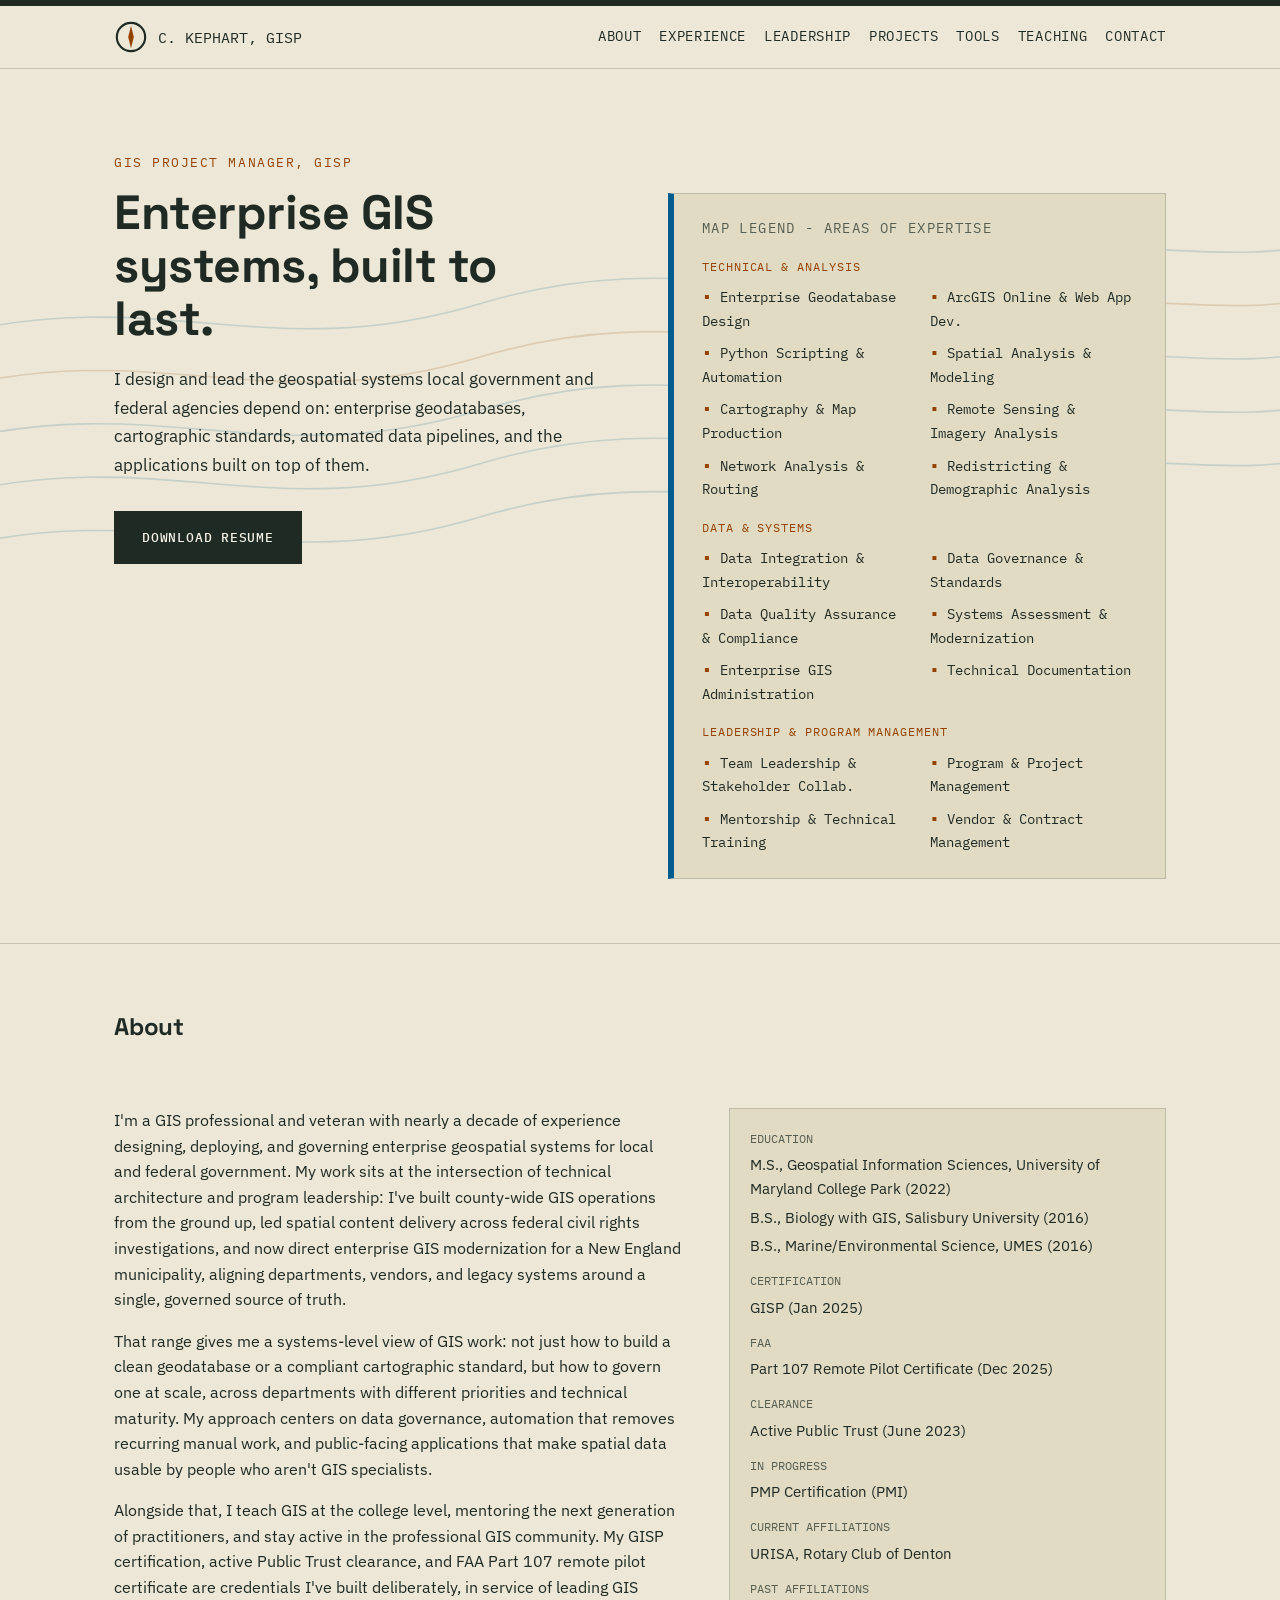
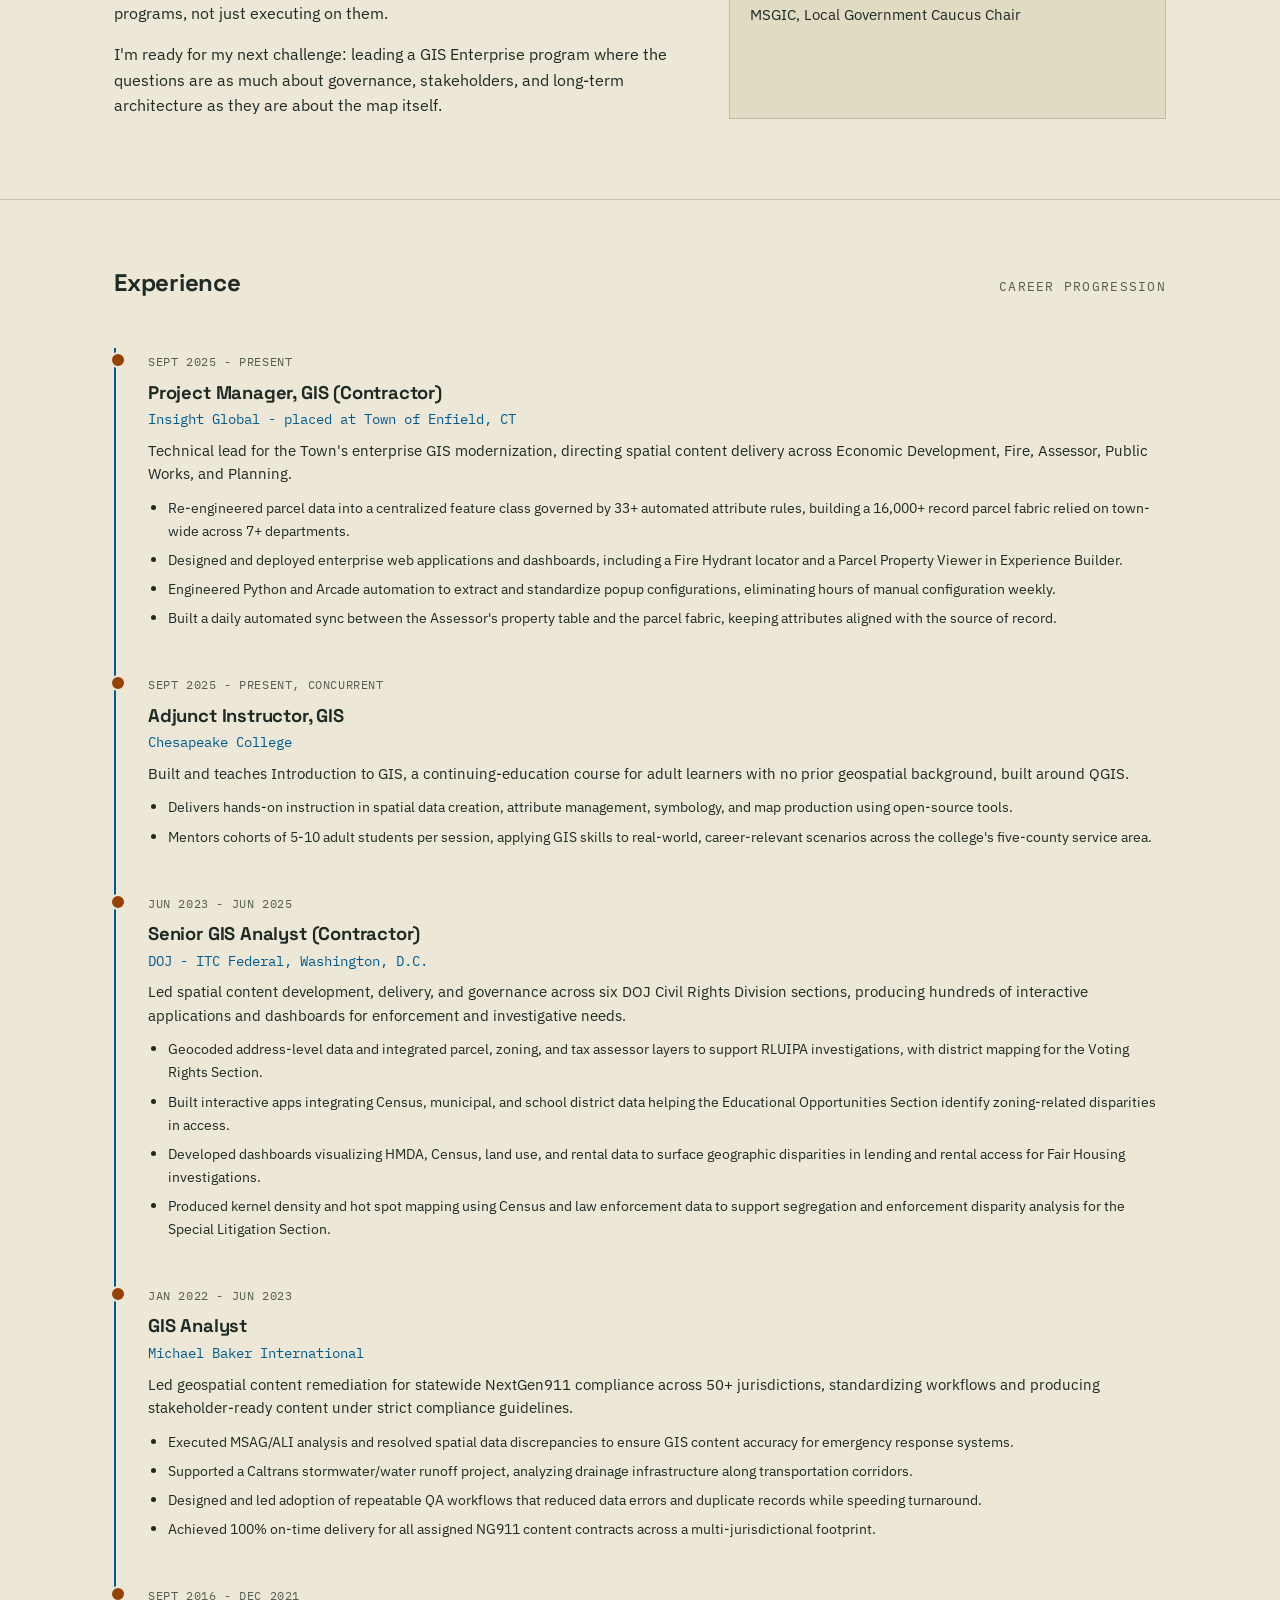
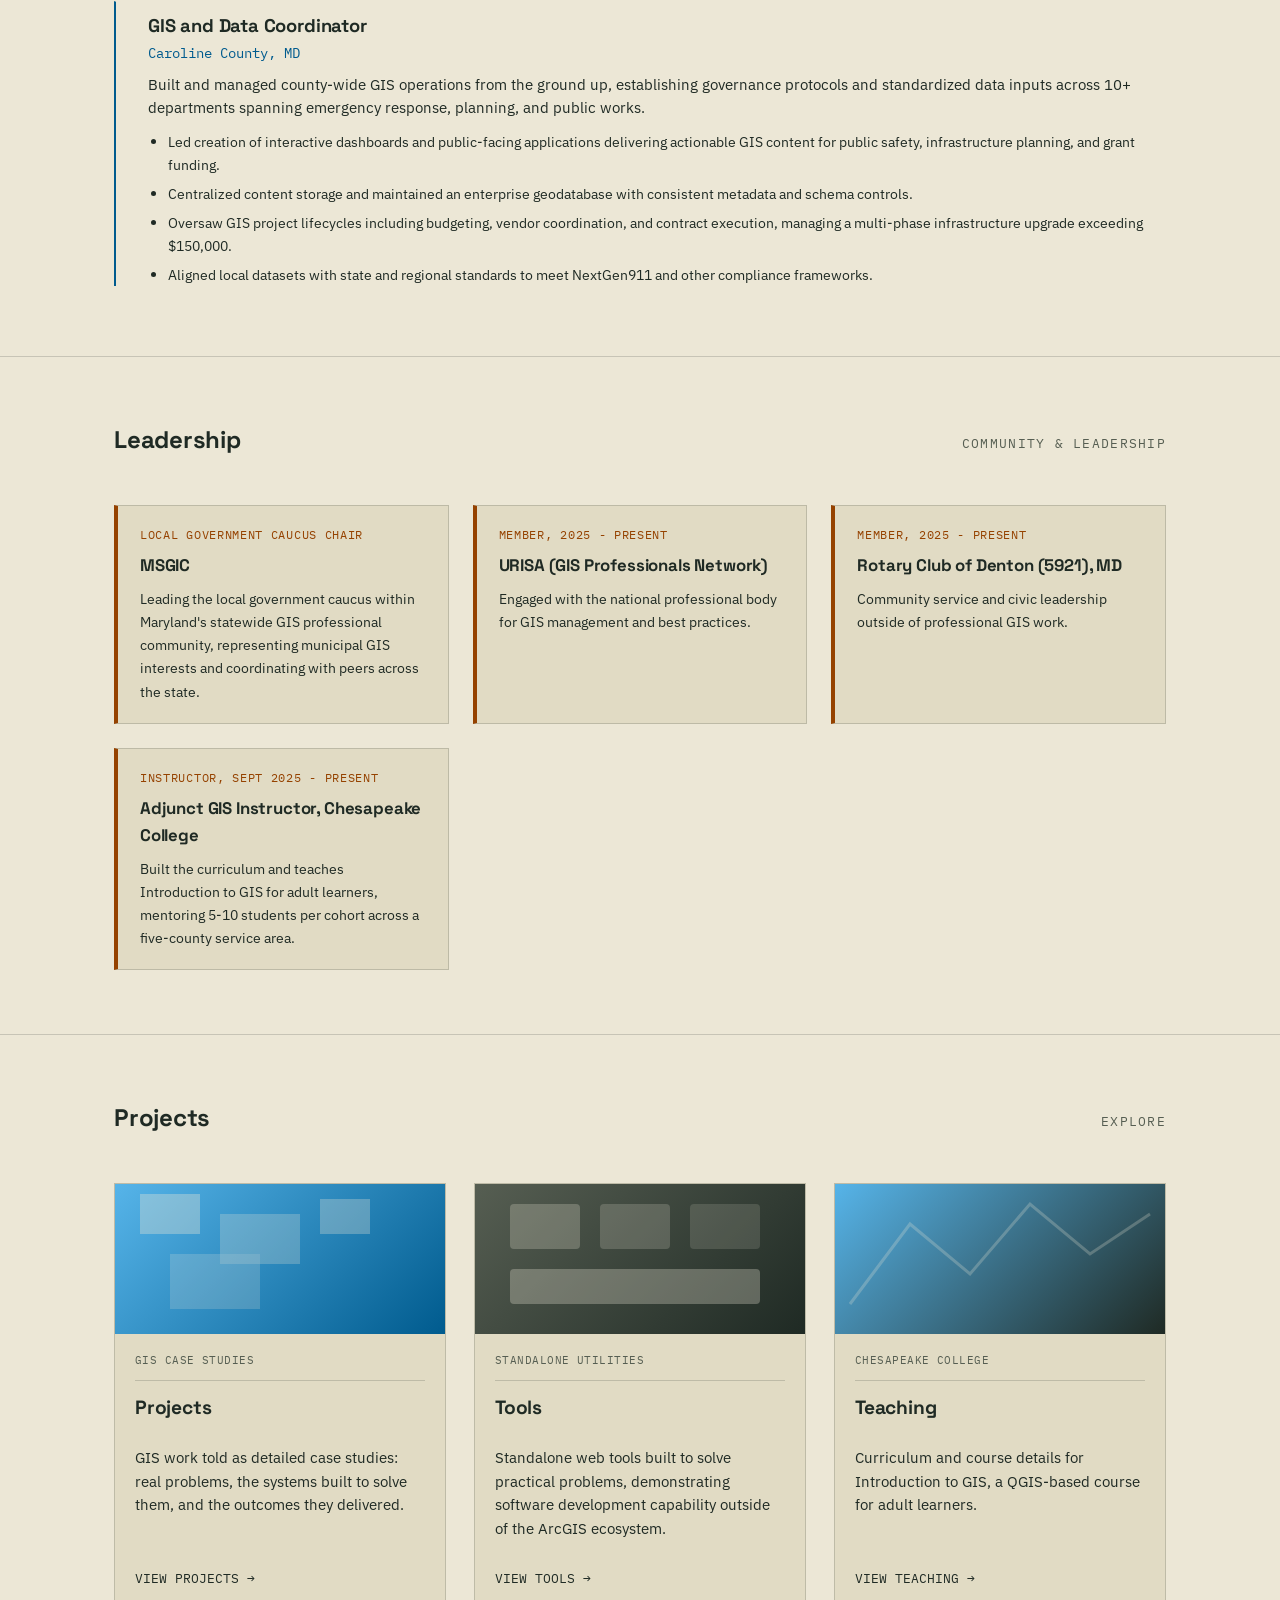
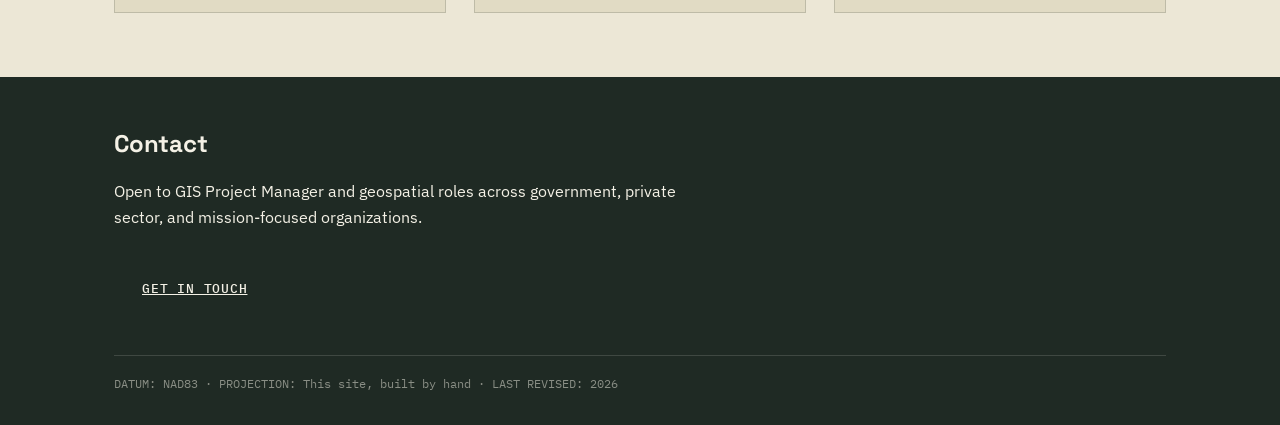
<file: index.html>
<!DOCTYPE html>
<html lang="en">
<head>
<meta charset="UTF-8">
<meta name="viewport" content="width=device-width, initial-scale=1.0">
<title>Chris Kephart, GISP - GIS Portfolio</title>
<meta name="description" content="GIS Project Manager & Analyst - cartography, geospatial automation, and web mapping portfolio.">
<link rel="preconnect" href="https://fonts.googleapis.com">
<link href="https://fonts.googleapis.com/css2?family=Space+Grotesk:wght@500;700&family=IBM+Plex+Sans:wght@400;500;600&family=IBM+Plex+Mono:wght@400;500&display=swap" rel="stylesheet">
<link rel="stylesheet" href="css/style.css">
</head>
<body>

<div class="chart-frame">
  <nav class="wrap">
    <a href="#" class="brand" style="text-decoration:none;">
      <svg class="compass" viewBox="0 0 24 24" fill="none" xmlns="http://www.w3.org/2000/svg">
        <circle cx="12" cy="12" r="10" stroke="#1F2A24" stroke-width="1.5"/>
        <path d="M12 4L14 12L12 20L10 12L12 4Z" fill="#954200"/>
      </svg>
      C. KEPHART, GISP
    </a>
    <div class="nav-links">
      <a href="#about">About</a>
      <a href="#experience">Experience</a>
      <a href="#leadership">Leadership</a>
      <a href="projects/index.html">Projects</a>
      <a href="tools/index.html">Tools</a>
      <a href="teaching/index.html">Teaching</a>
      <a href="contact.html">Contact</a>
    </div>
  </nav>
</div>

<header class="hero">
  <svg class="contour-bg" viewBox="0 0 1200 500" preserveAspectRatio="none" xmlns="http://www.w3.org/2000/svg">
    <path d="M-50,450 C150,400 250,480 450,420 C650,360 750,440 950,380 C1050,350 1150,390 1250,360" stroke="#005B8E" stroke-width="1.5" fill="none"/>
    <path d="M-50,400 C150,350 250,430 450,370 C650,310 750,390 950,330 C1050,300 1150,340 1250,310" stroke="#005B8E" stroke-width="1.5" fill="none"/>
    <path d="M-50,350 C150,300 250,380 450,320 C650,260 750,340 950,280 C1050,250 1150,290 1250,260" stroke="#005B8E" stroke-width="1.5" fill="none"/>
    <path d="M-50,300 C150,250 250,330 450,270 C650,210 750,290 950,230 C1050,200 1150,240 1250,210" stroke="#954200" stroke-width="1.5" fill="none"/>
    <path d="M-50,250 C150,200 250,280 450,220 C650,160 750,240 950,180 C1050,150 1150,190 1250,160" stroke="#005B8E" stroke-width="1.5" fill="none"/>
  </svg>
  <div class="wrap">
    <div class="hero-grid">
      <div>
        <div class="eyebrow">GIS Project Manager, GISP</div>
        <h1>Enterprise GIS systems, built to last.</h1>
        <p class="lede">I design and lead the geospatial systems local government and federal agencies depend on: enterprise geodatabases, cartographic standards, automated data pipelines, and the applications built on top of them.</p>
        <div class="hero-actions">
          <a href="assets/resume.pdf" class="btn">Download Resume</a>
        </div>
      </div>

      <div class="legend-box legend-box-large">
        <div class="legend-title">Map Legend - Areas of Expertise</div>

        <div class="legend-subtitle">Technical &amp; Analysis</div>
        <div class="legend-grid legend-grid-large">
          <span>Enterprise Geodatabase Design</span>
          <span>ArcGIS Online &amp; Web App Dev.</span>
          <span>Python Scripting &amp; Automation</span>
          <span>Spatial Analysis &amp; Modeling</span>
          <span>Cartography &amp; Map Production</span>
          <span>Remote Sensing &amp; Imagery Analysis</span>
          <span>Network Analysis &amp; Routing</span>
          <span>Redistricting &amp; Demographic Analysis</span>
        </div>

        <div class="legend-subtitle">Data &amp; Systems</div>
        <div class="legend-grid legend-grid-large">
          <span>Data Integration &amp; Interoperability</span>
          <span>Data Governance &amp; Standards</span>
          <span>Data Quality Assurance &amp; Compliance</span>
          <span>Systems Assessment &amp; Modernization</span>
          <span>Enterprise GIS Administration</span>
          <span>Technical Documentation</span>
        </div>

        <div class="legend-subtitle">Leadership &amp; Program Management</div>
        <div class="legend-grid legend-grid-large">
          <span>Team Leadership &amp; Stakeholder Collab.</span>
          <span>Program &amp; Project Management</span>
          <span>Mentorship &amp; Technical Training</span>
          <span>Vendor &amp; Contract Management</span>
        </div>
      </div>
    </div>
  </div>
</header>

<section id="about">
  <div class="wrap">
    <div class="section-head">
      <h2>About</h2>
    </div>
    <div class="about-grid">
      <div>
        <p>I'm a GIS professional and veteran with nearly a decade of experience designing, deploying, and governing enterprise geospatial systems for local and federal government. My work sits at the intersection of technical architecture and program leadership: I've built county-wide GIS operations from the ground up, led spatial content delivery across federal civil rights investigations, and now direct enterprise GIS modernization for a New England municipality, aligning departments, vendors, and legacy systems around a single, governed source of truth.</p>
        <p>That range gives me a systems-level view of GIS work: not just how to build a clean geodatabase or a compliant cartographic standard, but how to govern one at scale, across departments with different priorities and technical maturity. My approach centers on data governance, automation that removes recurring manual work, and public-facing applications that make spatial data usable by people who aren't GIS specialists.</p>
        <p>Alongside that, I teach GIS at the college level, mentoring the next generation of practitioners, and stay active in the professional GIS community. My GISP certification, active Public Trust clearance, and FAA Part 107 remote pilot certificate are credentials I've built deliberately, in service of leading GIS programs, not just executing on them.</p>
        <p>I'm ready for my next challenge: leading a GIS Enterprise program where the questions are as much about governance, stakeholders, and long-term architecture as they are about the map itself.</p>
      </div>
      <dl class="credentials">
        <dt>Education</dt>
        <dd>M.S., Geospatial Information Sciences, University of Maryland College Park (2022)</dd>
        <dd>B.S., Biology with GIS, Salisbury University (2016)</dd>
        <dd>B.S., Marine/Environmental Science, UMES (2016)</dd>
        <dt>Certification</dt>
        <dd>GISP (Jan 2025)</dd>
        <dt>FAA</dt>
        <dd>Part 107 Remote Pilot Certificate (Dec 2025)</dd>
        <dt>Clearance</dt>
        <dd>Active Public Trust (June 2023)</dd>
        <dt>In Progress</dt>
        <dd>PMP Certification (PMI)</dd>
        <dt>Current Affiliations</dt>
        <dd>URISA, Rotary Club of Denton</dd>
        <dt>Past Affiliations</dt>
        <dd>MSGIC, Local Government Caucus Chair</dd>
      </dl>
    </div>
  </div>
</section>

<section id="experience">
  <div class="wrap">
    <div class="section-head">
      <h2>Experience</h2>
      <span class="section-tag">Career Progression</span>
    </div>
    <div class="timeline">

      <div class="timeline-item">
        <span class="role-date">Sept 2025 - Present</span>
        <h3>Project Manager, GIS (Contractor)</h3>
        <span class="employer">Insight Global - placed at Town of Enfield, CT</span>
        <p>Technical lead for the Town's enterprise GIS modernization, directing spatial content delivery across Economic Development, Fire, Assessor, Public Works, and Planning.</p>
        <ul>
          <li>Re-engineered parcel data into a centralized feature class governed by 33+ automated attribute rules, building a 16,000+ record parcel fabric relied on town-wide across 7+ departments.</li>
          <li>Designed and deployed enterprise web applications and dashboards, including a Fire Hydrant locator and a Parcel Property Viewer in Experience Builder.</li>
          <li>Engineered Python and Arcade automation to extract and standardize popup configurations, eliminating hours of manual configuration weekly.</li>
          <li>Built a daily automated sync between the Assessor's property table and the parcel fabric, keeping attributes aligned with the source of record.</li>
        </ul>
      </div>

      <div class="timeline-item">
        <span class="role-date">Sept 2025 - Present, concurrent</span>
        <h3>Adjunct Instructor, GIS</h3>
        <span class="employer">Chesapeake College</span>
        <p>Built and teaches Introduction to GIS, a continuing-education course for adult learners with no prior geospatial background, built around QGIS.</p>
        <ul>
          <li>Delivers hands-on instruction in spatial data creation, attribute management, symbology, and map production using open-source tools.</li>
          <li>Mentors cohorts of 5-10 adult students per session, applying GIS skills to real-world, career-relevant scenarios across the college's five-county service area.</li>
        </ul>
      </div>

      <div class="timeline-item">
        <span class="role-date">Jun 2023 - Jun 2025</span>
        <h3>Senior GIS Analyst (Contractor)</h3>
        <span class="employer">DOJ - ITC Federal, Washington, D.C.</span>
        <p>Led spatial content development, delivery, and governance across six DOJ Civil Rights Division sections, producing hundreds of interactive applications and dashboards for enforcement and investigative needs.</p>
        <ul>
          <li>Geocoded address-level data and integrated parcel, zoning, and tax assessor layers to support RLUIPA investigations, with district mapping for the Voting Rights Section.</li>
          <li>Built interactive apps integrating Census, municipal, and school district data helping the Educational Opportunities Section identify zoning-related disparities in access.</li>
          <li>Developed dashboards visualizing HMDA, Census, land use, and rental data to surface geographic disparities in lending and rental access for Fair Housing investigations.</li>
          <li>Produced kernel density and hot spot mapping using Census and law enforcement data to support segregation and enforcement disparity analysis for the Special Litigation Section.</li>
        </ul>
      </div>

      <div class="timeline-item">
        <span class="role-date">Jan 2022 - Jun 2023</span>
        <h3>GIS Analyst</h3>
        <span class="employer">Michael Baker International</span>
        <p>Led geospatial content remediation for statewide NextGen911 compliance across 50+ jurisdictions, standardizing workflows and producing stakeholder-ready content under strict compliance guidelines.</p>
        <ul>
          <li>Executed MSAG/ALI analysis and resolved spatial data discrepancies to ensure GIS content accuracy for emergency response systems.</li>
          <li>Supported a Caltrans stormwater/water runoff project, analyzing drainage infrastructure along transportation corridors.</li>
          <li>Designed and led adoption of repeatable QA workflows that reduced data errors and duplicate records while speeding turnaround.</li>
          <li>Achieved 100% on-time delivery for all assigned NG911 content contracts across a multi-jurisdictional footprint.</li>
        </ul>
      </div>

      <div class="timeline-item">
        <span class="role-date">Sept 2016 - Dec 2021</span>
        <h3>GIS and Data Coordinator</h3>
        <span class="employer">Caroline County, MD</span>
        <p>Built and managed county-wide GIS operations from the ground up, establishing governance protocols and standardized data inputs across 10+ departments spanning emergency response, planning, and public works.</p>
        <ul>
          <li>Led creation of interactive dashboards and public-facing applications delivering actionable GIS content for public safety, infrastructure planning, and grant funding.</li>
          <li>Centralized content storage and maintained an enterprise geodatabase with consistent metadata and schema controls.</li>
          <li>Oversaw GIS project lifecycles including budgeting, vendor coordination, and contract execution, managing a multi-phase infrastructure upgrade exceeding $150,000.</li>
          <li>Aligned local datasets with state and regional standards to meet NextGen911 and other compliance frameworks.</li>
        </ul>
      </div>

    </div>
  </div>
</section>

<section id="leadership">
  <div class="wrap">
    <div class="section-head">
      <h2>Leadership</h2>
      <span class="section-tag">Community &amp; Leadership</span>
    </div>
    <div class="leadership-grid">
      <div class="leadership-card">
        <span class="role-tag">Local Government Caucus Chair</span>
        <h3>MSGIC</h3>
        <p>Leading the local government caucus within Maryland's statewide GIS professional community, representing municipal GIS interests and coordinating with peers across the state.</p>
      </div>
      <div class="leadership-card">
        <span class="role-tag">Member, 2025 - Present</span>
        <h3>URISA (GIS Professionals Network)</h3>
        <p>Engaged with the national professional body for GIS management and best practices.</p>
      </div>
      <div class="leadership-card">
        <span class="role-tag">Member, 2025 - Present</span>
        <h3>Rotary Club of Denton (5921), MD</h3>
        <p>Community service and civic leadership outside of professional GIS work.</p>
      </div>
      <div class="leadership-card">
        <span class="role-tag">Instructor, Sept 2025 - Present</span>
        <h3>Adjunct GIS Instructor, Chesapeake College</h3>
        <p>Built the curriculum and teaches Introduction to GIS for adult learners, mentoring 5-10 students per cohort across a five-county service area.</p>
      </div>
    </div>
  </div>
</section>

<section id="projects">
  <div class="wrap">
    <div class="section-head">
      <h2>Projects</h2>
      <span class="section-tag">Explore</span>
    </div>
    <div class="projects-grid">

      <a class="sheet" href="projects/index.html" style="text-decoration:none; color:inherit;">
        <div class="sheet-thumb">
          <svg viewBox="0 0 300 150" xmlns="http://www.w3.org/2000/svg">
            <rect x="10" y="10" width="60" height="40" fill="#ECE7D6" opacity="0.7"/>
            <rect x="90" y="30" width="80" height="50" fill="#ECE7D6" opacity="0.5"/>
            <rect x="190" y="15" width="50" height="35" fill="#ECE7D6" opacity="0.6"/>
            <rect x="40" y="70" width="90" height="55" fill="#ECE7D6" opacity="0.4"/>
          </svg>
        </div>
        <div class="sheet-body">
          <div class="sheet-marginalia">
            <span>GIS CASE STUDIES</span>
          </div>
          <h3>Projects</h3>
          <p>GIS work told as detailed case studies: real problems, the systems built to solve them, and the outcomes they delivered.</p>
          <div class="sheet-link">View projects →</div>
        </div>
      </a>

      <a class="sheet" href="tools/index.html" style="text-decoration:none; color:inherit;">
        <div class="sheet-thumb" style="background:linear-gradient(135deg,#565E52,#1F2A24);">
          <svg viewBox="0 0 300 150" xmlns="http://www.w3.org/2000/svg">
            <rect x="20" y="20" width="70" height="45" rx="4" fill="#ECE7D6" opacity="0.5"/>
            <rect x="110" y="20" width="70" height="45" rx="4" fill="#ECE7D6" opacity="0.4"/>
            <rect x="200" y="20" width="70" height="45" rx="4" fill="#ECE7D6" opacity="0.3"/>
            <rect x="20" y="85" width="250" height="35" rx="4" fill="#ECE7D6" opacity="0.6"/>
          </svg>
        </div>
        <div class="sheet-body">
          <div class="sheet-marginalia">
            <span>STANDALONE UTILITIES</span>
          </div>
          <h3>Tools</h3>
          <p>Standalone web tools built to solve practical problems, demonstrating software development capability outside of the ArcGIS ecosystem.</p>
          <div class="sheet-link">View tools →</div>
        </div>
      </a>

      <a class="sheet" href="teaching/index.html" style="text-decoration:none; color:inherit;">
        <div class="sheet-thumb" style="background:linear-gradient(135deg,#56B4E9,#1F2A24);">
          <svg viewBox="0 0 300 150" xmlns="http://www.w3.org/2000/svg">
            <path d="M0,120 L60,40 L120,90 L180,20 L240,70 L300,30" stroke="#ECE7D6" stroke-width="3" fill="none" opacity="0.5"/>
          </svg>
        </div>
        <div class="sheet-body">
          <div class="sheet-marginalia">
            <span>CHESAPEAKE COLLEGE</span>
          </div>
          <h3>Teaching</h3>
          <p>Curriculum and course details for Introduction to GIS, a QGIS-based course for adult learners.</p>
          <div class="sheet-link">View teaching →</div>
        </div>
      </a>

    </div>
  </div>
</section>

<footer>
  <div class="wrap">
    <h2>Contact</h2>
    <p style="max-width: 60ch;">Open to GIS Project Manager and geospatial roles across government, private sector, and mission-focused organizations.</p>
    <a href="contact.html" class="btn" style="margin-top:16px;">Get In Touch</a>
    <div class="foot-note">DATUM: NAD83 · PROJECTION: This site, built by hand · LAST REVISED: 2026</div>
  </div>
</footer>

</body>
</html>
</file>
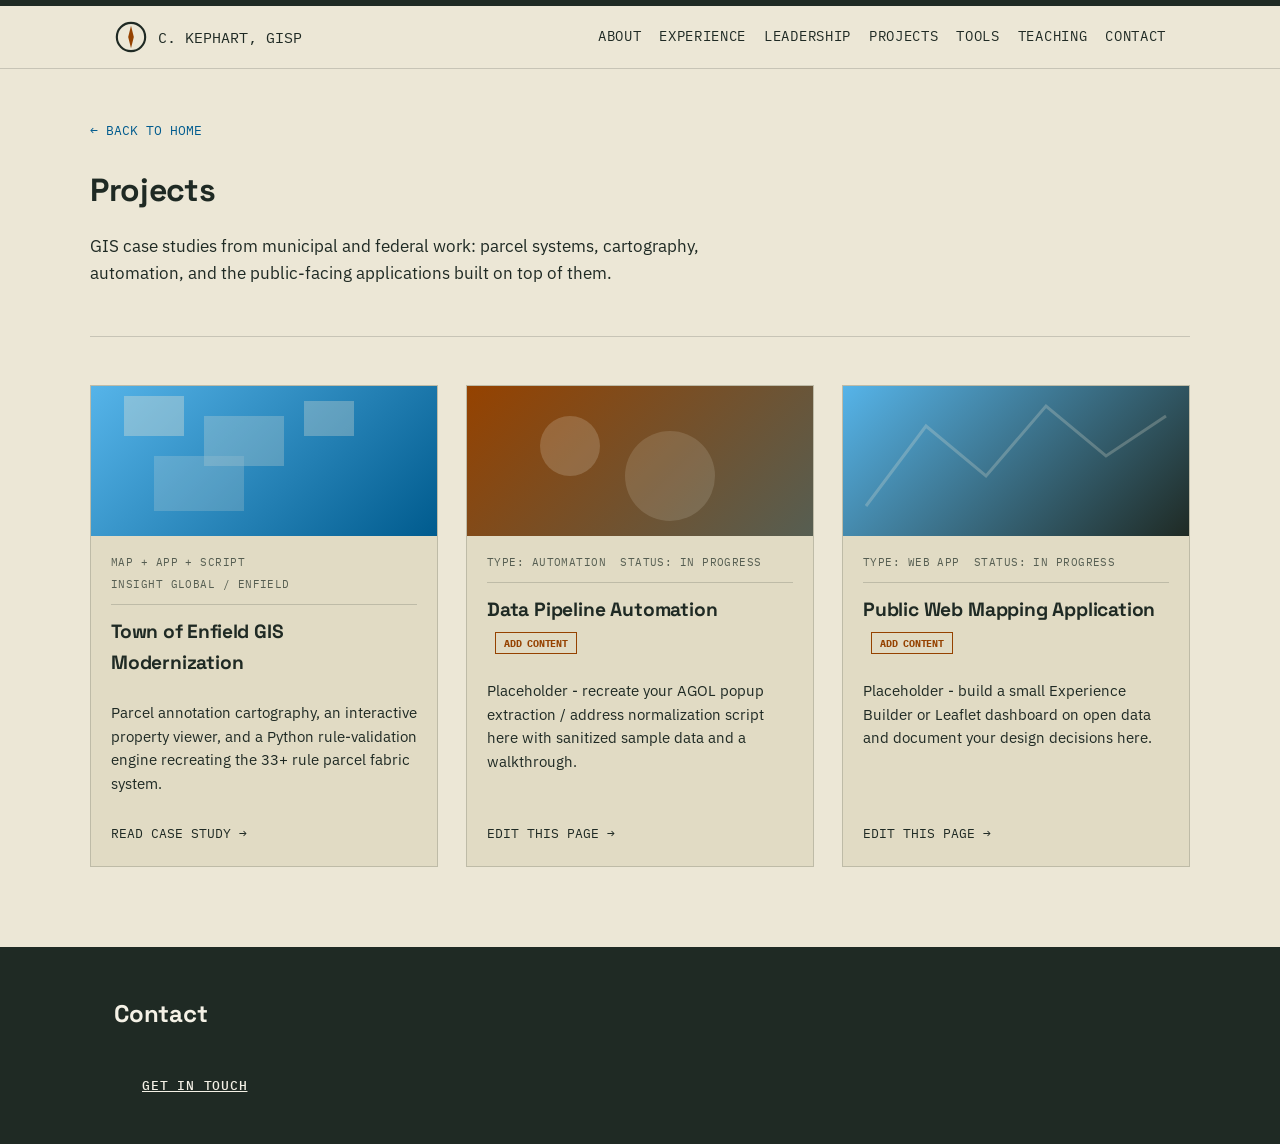
<file: projects/index.html>
<!DOCTYPE html>
<html lang="en">
<head>
<meta charset="UTF-8">
<meta name="viewport" content="width=device-width, initial-scale=1.0">
<title>Projects - Chris Kephart, GISP</title>
<meta name="description" content="GIS case studies: municipal modernization, cartography, automation, and public-facing applications.">
<link rel="preconnect" href="https://fonts.googleapis.com">
<link href="https://fonts.googleapis.com/css2?family=Space+Grotesk:wght@500;700&family=IBM+Plex+Sans:wght@400;500;600&family=IBM+Plex+Mono:wght@400;500&display=swap" rel="stylesheet">
<link rel="stylesheet" href="../css/style.css">
</head>
<body>

<div class="chart-frame">
  <nav class="wrap">
    <a href="../index.html" class="brand" style="text-decoration:none;">
      <svg class="compass" viewBox="0 0 24 24" fill="none" xmlns="http://www.w3.org/2000/svg">
        <circle cx="12" cy="12" r="10" stroke="#1F2A24" stroke-width="1.5"/>
        <path d="M12 4L14 12L12 20L10 12L12 4Z" fill="#954200"/>
      </svg>
      C. KEPHART, GISP
    </a>
    <div class="nav-links">
      <a href="../index.html#about">About</a>
      <a href="../index.html#experience">Experience</a>
      <a href="../index.html#leadership">Leadership</a>
      <a href="../projects/index.html">Projects</a>
      <a href="../tools/index.html">Tools</a>
      <a href="../teaching/index.html">Teaching</a>
      <a href="../contact.html">Contact</a>
    </div>
  </nav>
</div>

<div class="project-hero wrap">
  <a href="../index.html#projects" class="back-link">← Back to Home</a>
  <h1>Projects</h1>
  <p class="lede" style="max-width: 68ch; font-size: 1.05rem;">GIS case studies from municipal and federal work: parcel systems, cartography, automation, and the public-facing applications built on top of them.</p>
</div>

<div class="wrap" style="padding: 48px 0 80px;">
  <div class="projects-grid">

    <a class="sheet" href="enfield-gis-modernization.html" style="text-decoration:none; color:inherit;">
      <div class="sheet-thumb">
        <svg viewBox="0 0 300 150" xmlns="http://www.w3.org/2000/svg">
          <rect x="10" y="10" width="60" height="40" fill="#ECE7D6" opacity="0.7"/>
          <rect x="90" y="30" width="80" height="50" fill="#ECE7D6" opacity="0.5"/>
          <rect x="190" y="15" width="50" height="35" fill="#ECE7D6" opacity="0.6"/>
          <rect x="40" y="70" width="90" height="55" fill="#ECE7D6" opacity="0.4"/>
        </svg>
      </div>
      <div class="sheet-body">
        <div class="sheet-marginalia">
          <span>MAP + APP + SCRIPT</span>
          <span>Insight Global / Enfield</span>
        </div>
        <h3>Town of Enfield GIS Modernization</h3>
        <p>Parcel annotation cartography, an interactive property viewer, and a Python rule-validation engine recreating the 33+ rule parcel fabric system.</p>
        <div class="sheet-link">Read case study →</div>
      </div>
    </a>

    <a class="sheet" href="template.html" style="text-decoration:none; color:inherit;">
      <div class="sheet-thumb" style="background:linear-gradient(135deg,#954200,#565E52);">
        <svg viewBox="0 0 300 150" xmlns="http://www.w3.org/2000/svg">
          <circle cx="80" cy="60" r="30" fill="#ECE7D6" opacity="0.4"/>
          <circle cx="180" cy="90" r="45" fill="#ECE7D6" opacity="0.3"/>
        </svg>
      </div>
      <div class="sheet-body">
        <div class="sheet-marginalia">
          <span>TYPE: Automation</span>
          <span>STATUS: In Progress</span>
        </div>
        <h3>Data Pipeline Automation<span class="status-tag">Add Content</span></h3>
        <p>Placeholder - recreate your AGOL popup extraction / address normalization script here with sanitized sample data and a walkthrough.</p>
        <div class="sheet-link">Edit this page →</div>
      </div>
    </a>

    <a class="sheet" href="template.html" style="text-decoration:none; color:inherit;">
      <div class="sheet-thumb" style="background:linear-gradient(135deg,#56B4E9,#1F2A24);">
        <svg viewBox="0 0 300 150" xmlns="http://www.w3.org/2000/svg">
          <path d="M0,120 L60,40 L120,90 L180,20 L240,70 L300,30" stroke="#ECE7D6" stroke-width="3" fill="none" opacity="0.5"/>
        </svg>
      </div>
      <div class="sheet-body">
        <div class="sheet-marginalia">
          <span>TYPE: Web App</span>
          <span>STATUS: In Progress</span>
        </div>
        <h3>Public Web Mapping Application<span class="status-tag">Add Content</span></h3>
        <p>Placeholder - build a small Experience Builder or Leaflet dashboard on open data and document your design decisions here.</p>
        <div class="sheet-link">Edit this page →</div>
      </div>
    </a>

  </div>
</div>

<footer>
  <div class="wrap">
    <h2>Contact</h2>
    <a href="../contact.html" class="btn" style="margin-top:16px;">Get In Touch</a>
  </div>
</footer>

</body>
</html>
</file>
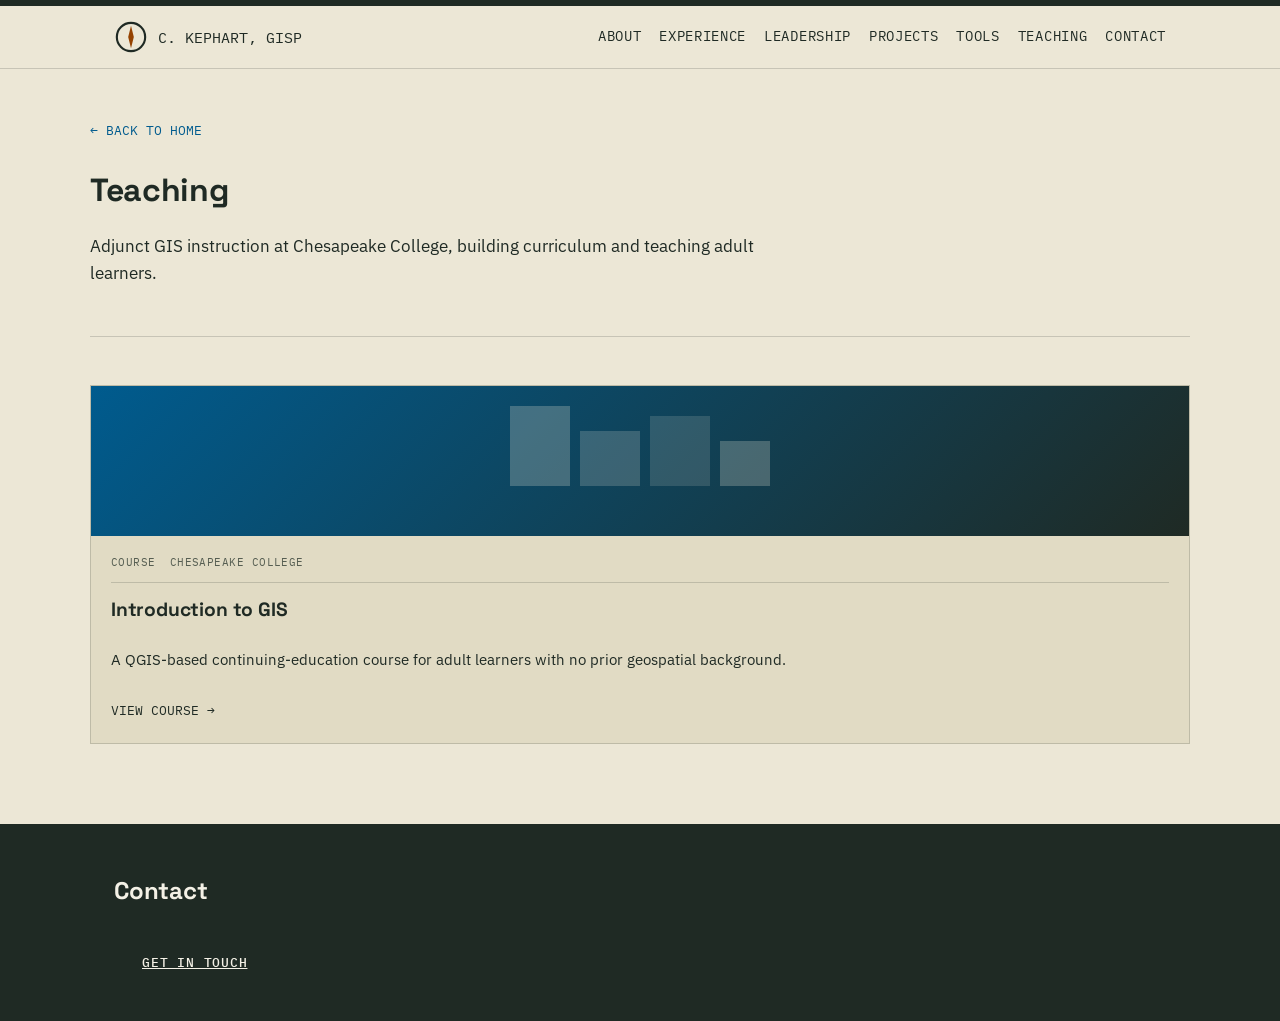
<file: teaching/index.html>
<!DOCTYPE html>
<html lang="en">
<head>
<meta charset="UTF-8">
<meta name="viewport" content="width=device-width, initial-scale=1.0">
<title>Teaching - Chris Kephart, GISP</title>
<meta name="description" content="Adjunct GIS instruction at Chesapeake College.">
<link rel="preconnect" href="https://fonts.googleapis.com">
<link href="https://fonts.googleapis.com/css2?family=Space+Grotesk:wght@500;700&family=IBM+Plex+Sans:wght@400;500;600&family=IBM+Plex+Mono:wght@400;500&display=swap" rel="stylesheet">
<link rel="stylesheet" href="../css/style.css">
</head>
<body>

<div class="chart-frame">
  <nav class="wrap">
    <a href="../index.html" class="brand" style="text-decoration:none;">
      <svg class="compass" viewBox="0 0 24 24" fill="none" xmlns="http://www.w3.org/2000/svg">
        <circle cx="12" cy="12" r="10" stroke="#1F2A24" stroke-width="1.5"/>
        <path d="M12 4L14 12L12 20L10 12L12 4Z" fill="#954200"/>
      </svg>
      C. KEPHART, GISP
    </a>
    <div class="nav-links">
      <a href="../index.html#about">About</a>
      <a href="../index.html#experience">Experience</a>
      <a href="../index.html#leadership">Leadership</a>
      <a href="../projects/index.html">Projects</a>
      <a href="../tools/index.html">Tools</a>
      <a href="../teaching/index.html">Teaching</a>
      <a href="../contact.html">Contact</a>
    </div>
  </nav>
</div>

<div class="project-hero wrap">
  <a href="../index.html#projects" class="back-link">← Back to Home</a>
  <h1>Teaching</h1>
  <p class="lede" style="max-width: 68ch; font-size: 1.05rem;">Adjunct GIS instruction at Chesapeake College, building curriculum and teaching adult learners.</p>
</div>

<div class="wrap" style="padding: 48px 0 80px;">
  <div class="projects-grid">

    <a class="sheet" href="introduction-to-gis.html" style="text-decoration:none; color:inherit;">
      <div class="sheet-thumb" style="background:linear-gradient(135deg,#005B8E,#1F2A24);">
        <svg viewBox="0 0 300 150" xmlns="http://www.w3.org/2000/svg">
          <rect x="20" y="20" width="60" height="80" fill="#ECE7D6" opacity="0.5"/>
          <rect x="90" y="45" width="60" height="55" fill="#ECE7D6" opacity="0.4"/>
          <rect x="160" y="30" width="60" height="70" fill="#ECE7D6" opacity="0.3"/>
          <rect x="230" y="55" width="50" height="45" fill="#ECE7D6" opacity="0.5"/>
        </svg>
      </div>
      <div class="sheet-body">
        <div class="sheet-marginalia">
          <span>COURSE</span>
          <span>Chesapeake College</span>
        </div>
        <h3>Introduction to GIS</h3>
        <p>A QGIS-based continuing-education course for adult learners with no prior geospatial background.</p>
        <div class="sheet-link">View course →</div>
      </div>
    </a>

  </div>
</div>

<footer>
  <div class="wrap">
    <h2>Contact</h2>
    <a href="../contact.html" class="btn" style="margin-top:16px;">Get In Touch</a>
  </div>
</footer>

</body>
</html>
</file>
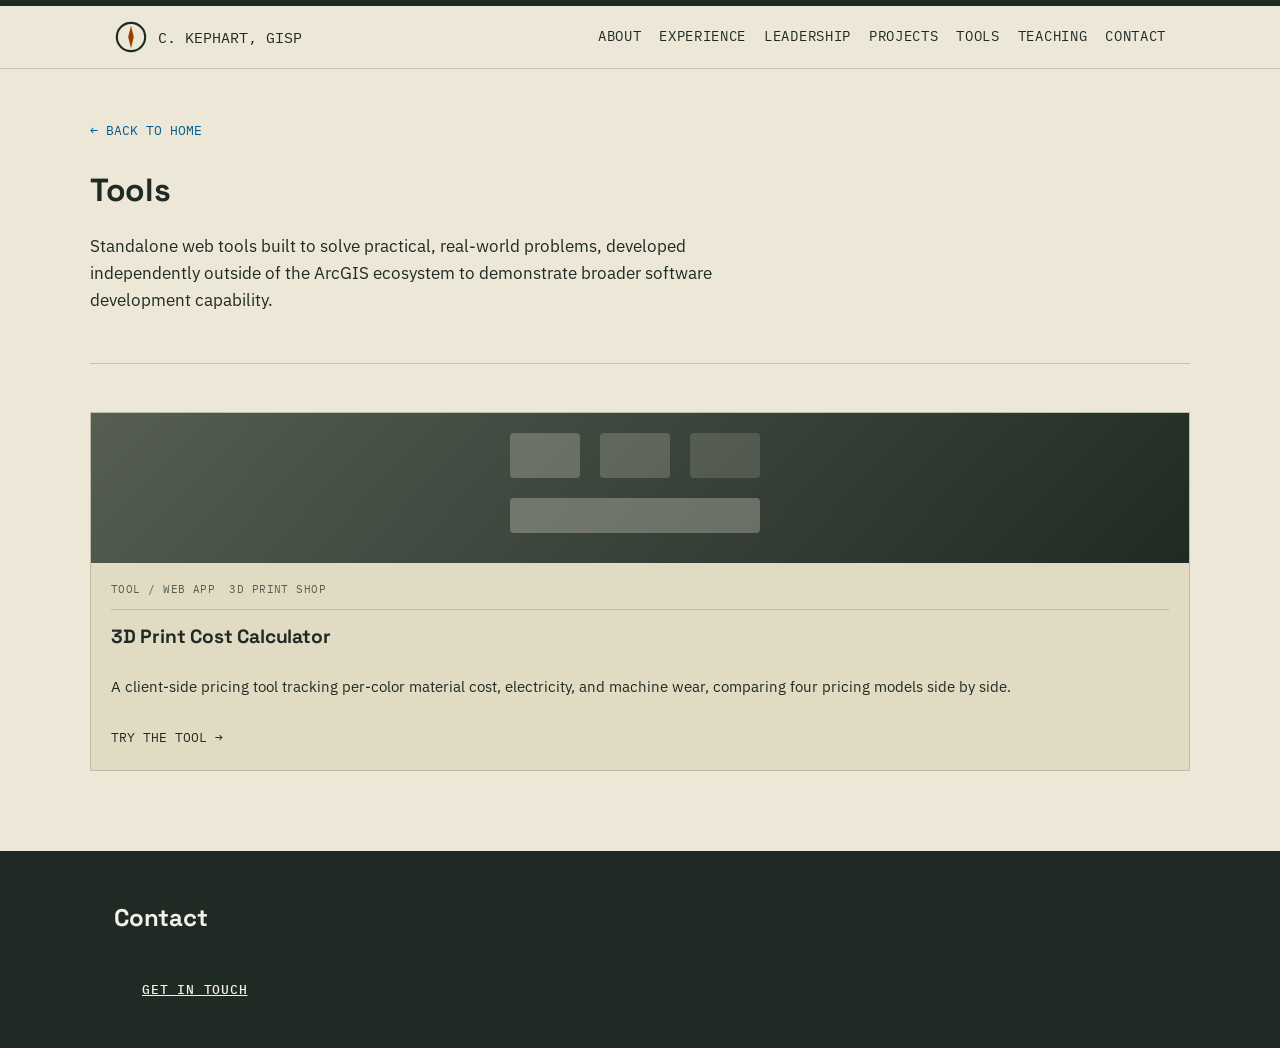
<file: tools/index.html>
<!DOCTYPE html>
<html lang="en">
<head>
<meta charset="UTF-8">
<meta name="viewport" content="width=device-width, initial-scale=1.0">
<title>Tools - Chris Kephart, GISP</title>
<meta name="description" content="Standalone web tools and utilities, no ArcGIS license required.">
<link rel="preconnect" href="https://fonts.googleapis.com">
<link href="https://fonts.googleapis.com/css2?family=Space+Grotesk:wght@500;700&family=IBM+Plex+Sans:wght@400;500;600&family=IBM+Plex+Mono:wght@400;500&display=swap" rel="stylesheet">
<link rel="stylesheet" href="../css/style.css">
</head>
<body>

<div class="chart-frame">
  <nav class="wrap">
    <a href="../index.html" class="brand" style="text-decoration:none;">
      <svg class="compass" viewBox="0 0 24 24" fill="none" xmlns="http://www.w3.org/2000/svg">
        <circle cx="12" cy="12" r="10" stroke="#1F2A24" stroke-width="1.5"/>
        <path d="M12 4L14 12L12 20L10 12L12 4Z" fill="#954200"/>
      </svg>
      C. KEPHART, GISP
    </a>
    <div class="nav-links">
      <a href="../index.html#about">About</a>
      <a href="../index.html#experience">Experience</a>
      <a href="../index.html#leadership">Leadership</a>
      <a href="../projects/index.html">Projects</a>
      <a href="../tools/index.html">Tools</a>
      <a href="../teaching/index.html">Teaching</a>
      <a href="../contact.html">Contact</a>
    </div>
  </nav>
</div>

<div class="project-hero wrap">
  <a href="../index.html#projects" class="back-link">← Back to Home</a>
  <h1>Tools</h1>
  <p class="lede" style="max-width: 68ch; font-size: 1.05rem;">Standalone web tools built to solve practical, real-world problems, developed independently outside of the ArcGIS ecosystem to demonstrate broader software development capability.</p>
</div>

<div class="wrap" style="padding: 48px 0 80px;">
  <div class="projects-grid">

    <a class="sheet" href="print-cost-calculator.html" style="text-decoration:none; color:inherit;">
      <div class="sheet-thumb" style="background:linear-gradient(135deg,#565E52,#1F2A24);">
        <svg viewBox="0 0 300 150" xmlns="http://www.w3.org/2000/svg">
          <rect x="20" y="20" width="70" height="45" rx="4" fill="#ECE7D6" opacity="0.5"/>
          <rect x="110" y="20" width="70" height="45" rx="4" fill="#ECE7D6" opacity="0.4"/>
          <rect x="200" y="20" width="70" height="45" rx="4" fill="#ECE7D6" opacity="0.3"/>
          <rect x="20" y="85" width="250" height="35" rx="4" fill="#ECE7D6" opacity="0.6"/>
        </svg>
      </div>
      <div class="sheet-body">
        <div class="sheet-marginalia">
          <span>TOOL / WEB APP</span>
          <span>3D Print Shop</span>
        </div>
        <h3>3D Print Cost Calculator</h3>
        <p>A client-side pricing tool tracking per-color material cost, electricity, and machine wear, comparing four pricing models side by side.</p>
        <div class="sheet-link">Try the tool →</div>
      </div>
    </a>

  </div>
</div>

<footer>
  <div class="wrap">
    <h2>Contact</h2>
    <a href="../contact.html" class="btn" style="margin-top:16px;">Get In Touch</a>
  </div>
</footer>

</body>
</html>
</file>
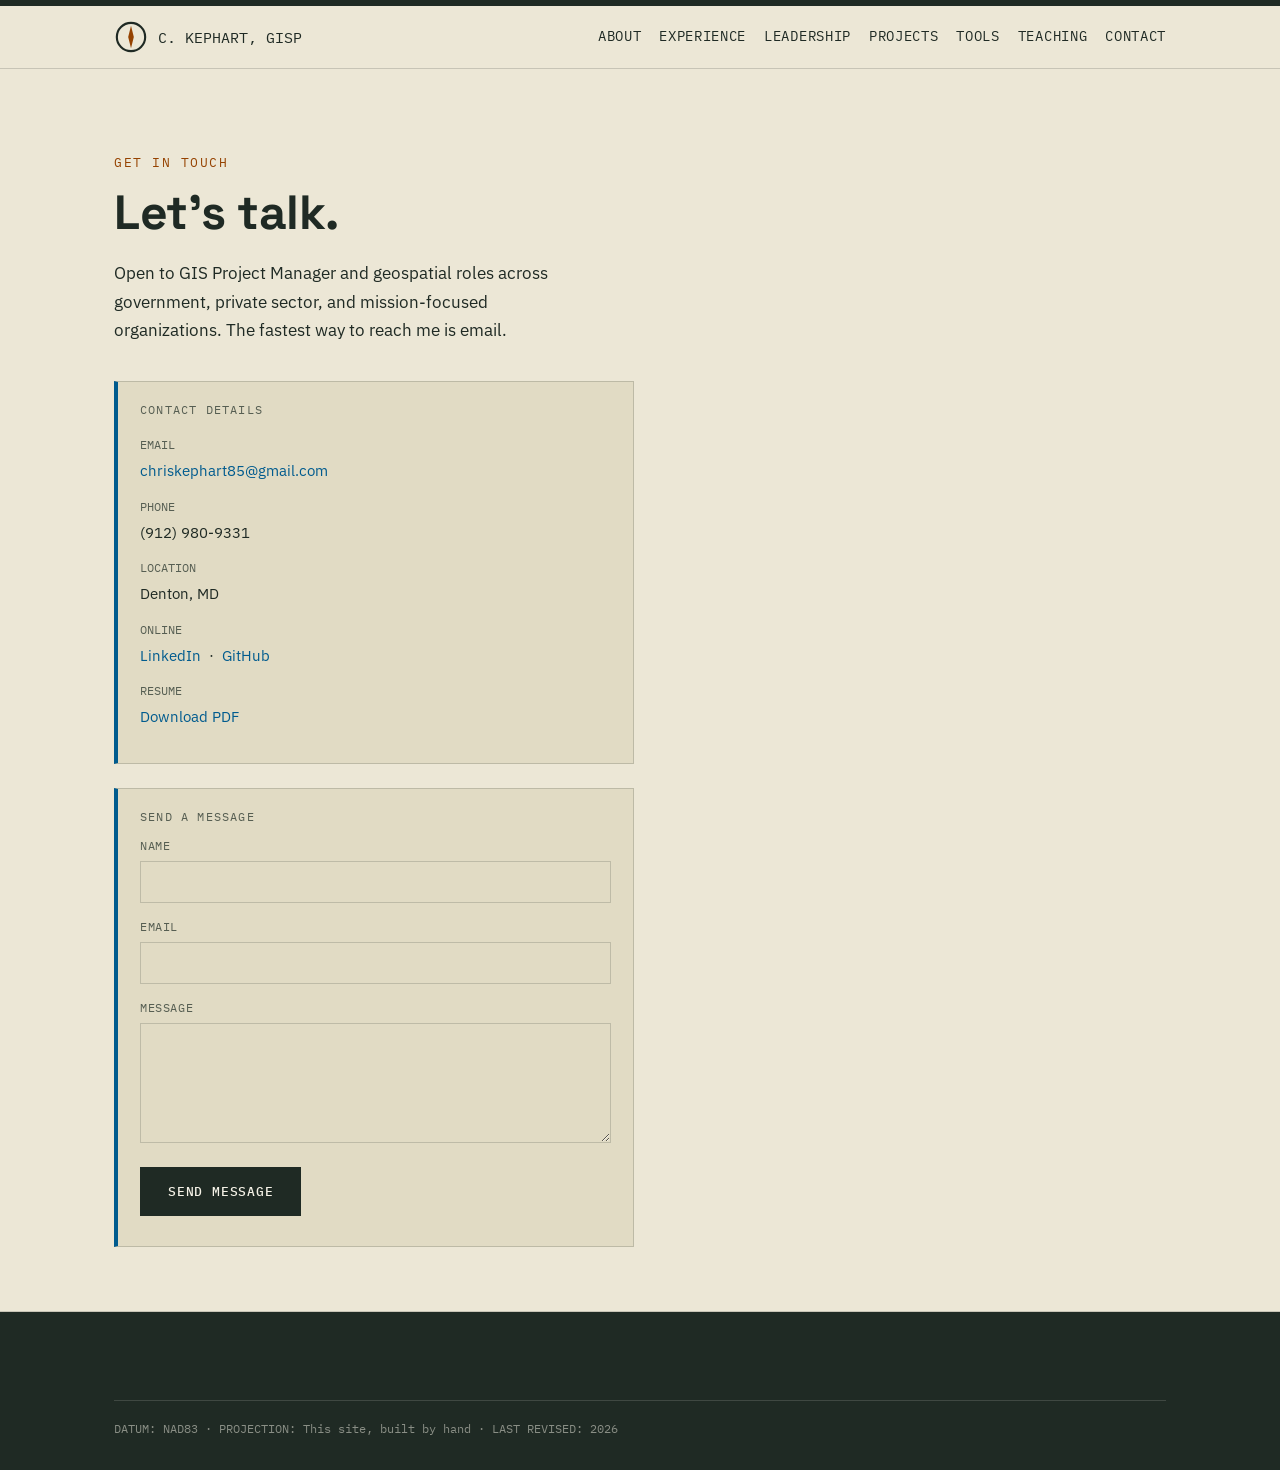
<file: contact.html>
<!DOCTYPE html>
<html lang="en">
<head>
<meta charset="UTF-8">
<meta name="viewport" content="width=device-width, initial-scale=1.0">
<title>Contact - Chris Kephart, GISP</title>
<meta name="description" content="Get in touch with Chris Kephart, GIS Project Manager.">
<link rel="preconnect" href="https://fonts.googleapis.com">
<link href="https://fonts.googleapis.com/css2?family=Space+Grotesk:wght@500;700&family=IBM+Plex+Sans:wght@400;500;600&family=IBM+Plex+Mono:wght@400;500&display=swap" rel="stylesheet">
<link rel="stylesheet" href="css/style.css">
</head>
<body>

<div class="chart-frame">
  <nav class="wrap">
    <a href="index.html" class="brand" style="text-decoration:none;">
      <svg class="compass" viewBox="0 0 24 24" fill="none" xmlns="http://www.w3.org/2000/svg">
        <circle cx="12" cy="12" r="10" stroke="#1F2A24" stroke-width="1.5"/>
        <path d="M12 4L14 12L12 20L10 12L12 4Z" fill="#954200"/>
      </svg>
      C. KEPHART, GISP
    </a>
    <div class="nav-links">
      <a href="index.html#about">About</a>
      <a href="index.html#experience">Experience</a>
      <a href="index.html#leadership">Leadership</a>
      <a href="projects/index.html">Projects</a>
      <a href="tools/index.html">Tools</a>
      <a href="teaching/index.html">Teaching</a>
      <a href="contact.html">Contact</a>
    </div>
  </nav>
</div>

<header class="hero" style="padding-bottom:64px;">
  <div class="wrap">
    <div class="eyebrow">Get In Touch</div>
    <h1>Let's talk.</h1>
    <p class="lede">Open to GIS Project Manager and geospatial roles across government, private sector, and mission-focused organizations. The fastest way to reach me is email.</p>

    <div class="legend-box" style="margin-top:36px; max-width:520px;">
      <div class="legend-title">Contact Details</div>
      <dl class="credentials" style="border:none; background:none; padding:0;">
        <dt>Email</dt>
        <dd><a href="mailto:chriskephart85@gmail.com">chriskephart85@gmail.com</a></dd>
        <dt>Phone</dt>
        <dd>(912) 980-9331</dd>
        <dt>Location</dt>
        <dd>Denton, MD</dd>
        <dt>Online</dt>
        <dd><a href="https://www.linkedin.com/in/chriskephart/" target="_blank" rel="noopener">LinkedIn</a> &nbsp;·&nbsp; <a href="https://github.com/ckephart-gis/ckephart-gis.github.io" target="_blank" rel="noopener">GitHub</a></dd>
        <dt>Resume</dt>
        <dd><a href="assets/resume.pdf" download>Download PDF</a></dd>
      </dl>
    </div>

    <div class="legend-box" style="margin-top:24px; max-width:520px;">
      <div class="legend-title">Send a Message</div>
      <form id="contactForm" class="contact-form" action="https://formspree.io/f/xdeopljy" method="POST">
        <label for="cf-name">Name</label>
        <input id="cf-name" type="text" name="name" required>

        <label for="cf-email">Email</label>
        <input id="cf-email" type="email" name="email" required>

        <label for="cf-message">Message</label>
        <textarea id="cf-message" name="message" required></textarea>

        <input type="hidden" name="_subject" value="New message from portfolio site">

        <button type="submit" class="btn" style="margin-top:16px;">Send Message</button>
        <div id="formStatus" class="form-status" role="status"></div>
      </form>
    </div>
  </div>
</header>

<footer>
  <div class="wrap">
    <div class="foot-note">DATUM: NAD83 · PROJECTION: This site, built by hand · LAST REVISED: 2026</div>
  </div>
</footer>

<script>
  const form = document.getElementById('contactForm');
  const status = document.getElementById('formStatus');
  form.addEventListener('submit', async function (e) {
    e.preventDefault();
    status.textContent = 'Sending...';
    try {
      const response = await fetch(form.action, {
        method: 'POST',
        body: new FormData(form),
        headers: { 'Accept': 'application/json' }
      });
      if (response.ok) {
        status.textContent = 'Message sent, thank you. I\'ll get back to you soon.';
        form.reset();
      } else {
        status.textContent = 'Something went wrong. Please try emailing directly instead.';
      }
    } catch (err) {
      status.textContent = 'Something went wrong. Please try emailing directly instead.';
    }
  });
</script>

</body>
</html>
</file>
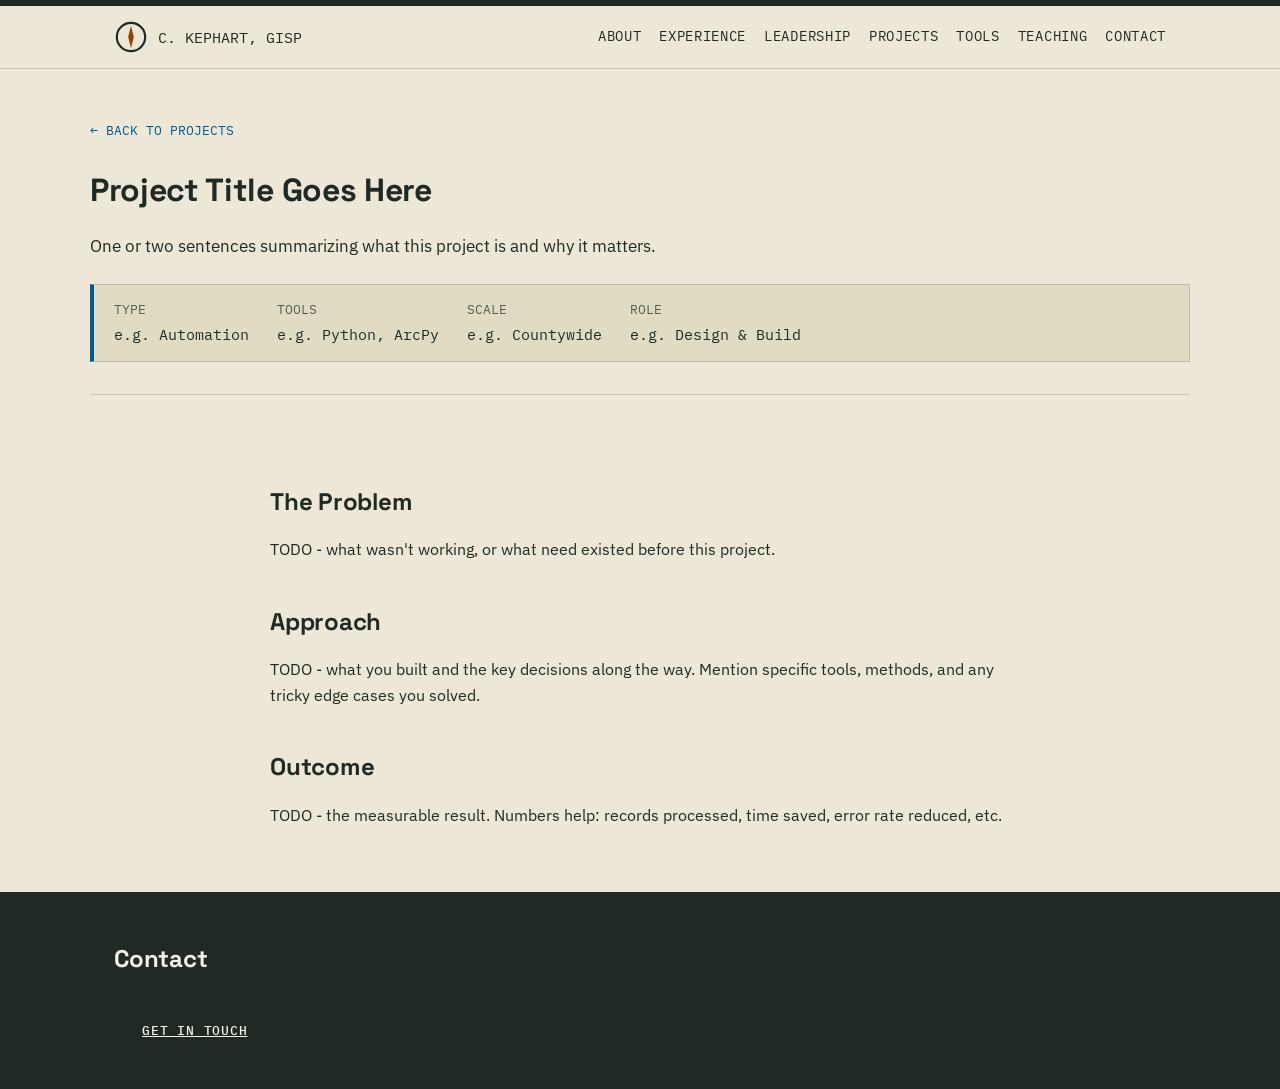
<file: projects/template.html>
<!DOCTYPE html>
<html lang="en">
<head>
<meta charset="UTF-8">
<meta name="viewport" content="width=device-width, initial-scale=1.0">
<title>Project Title - Chris Kephart, GISP</title>
<link rel="preconnect" href="https://fonts.googleapis.com">
<link href="https://fonts.googleapis.com/css2?family=Space+Grotesk:wght@500;700&family=IBM+Plex+Sans:wght@400;500;600&family=IBM+Plex+Mono:wght@400;500&display=swap" rel="stylesheet">
<link rel="stylesheet" href="../css/style.css">
</head>
<body>

<div class="chart-frame">
  <nav class="wrap">
    <a href="../index.html" class="brand" style="text-decoration:none;">
      <svg class="compass" viewBox="0 0 24 24" fill="none" xmlns="http://www.w3.org/2000/svg">
        <circle cx="12" cy="12" r="10" stroke="#1F2A24" stroke-width="1.5"/>
        <path d="M12 4L14 12L12 20L10 12L12 4Z" fill="#954200"/>
      </svg>
      C. KEPHART, GISP
    </a>
    <div class="nav-links">
      <a href="../index.html#about">About</a>
      <a href="../index.html#experience">Experience</a>
      <a href="../index.html#leadership">Leadership</a>
      <a href="../projects/index.html">Projects</a>
      <a href="../tools/index.html">Tools</a>
      <a href="../teaching/index.html">Teaching</a>
      <a href="../contact.html">Contact</a>
    </div>
  </nav>
</div>

<div class="project-hero wrap">
  <a href="index.html" class="back-link">← Back to Projects</a>
  <!-- TODO: Replace title -->
  <h1>Project Title Goes Here</h1>
  <p class="lede" style="max-width: 65ch; font-size: 1.05rem;">One or two sentences summarizing what this project is and why it matters.</p>
  <div class="meta-strip">
    <!-- TODO: Fill in real metadata -->
    <div>TYPE<span>e.g. Automation</span></div>
    <div>TOOLS<span>e.g. Python, ArcPy</span></div>
    <div>SCALE<span>e.g. Countywide</span></div>
    <div>ROLE<span>e.g. Design &amp; Build</span></div>
  </div>
</div>

<div class="wrap project-body">

  <h2>The Problem</h2>
  <p>TODO - what wasn't working, or what need existed before this project.</p>

  <h2>Approach</h2>
  <p>TODO - what you built and the key decisions along the way. Mention specific tools, methods, and any tricky edge cases you solved.</p>

  <!-- Optional: embed a screenshot -->
  <!-- <img src="../assets/your-screenshot.png" alt="Description of the screenshot"> -->

  <!-- Optional: embed a live map (copy the Leaflet pattern from annotation-cartography.html,
       or embed an ArcGIS Online web map with an iframe like this:
       <iframe class="map-embed" src="https://yourorg.maps.arcgis.com/apps/..." frameborder="0"></iframe> -->

  <h2>Outcome</h2>
  <p>TODO - the measurable result. Numbers help: records processed, time saved, error rate reduced, etc.</p>

</div>

<footer>
  <div class="wrap">
    <h2>Contact</h2>
    <a href="../contact.html" class="btn" style="margin-top:16px;">Get In Touch</a>
  </div>
</footer>

</body>
</html>
</file>
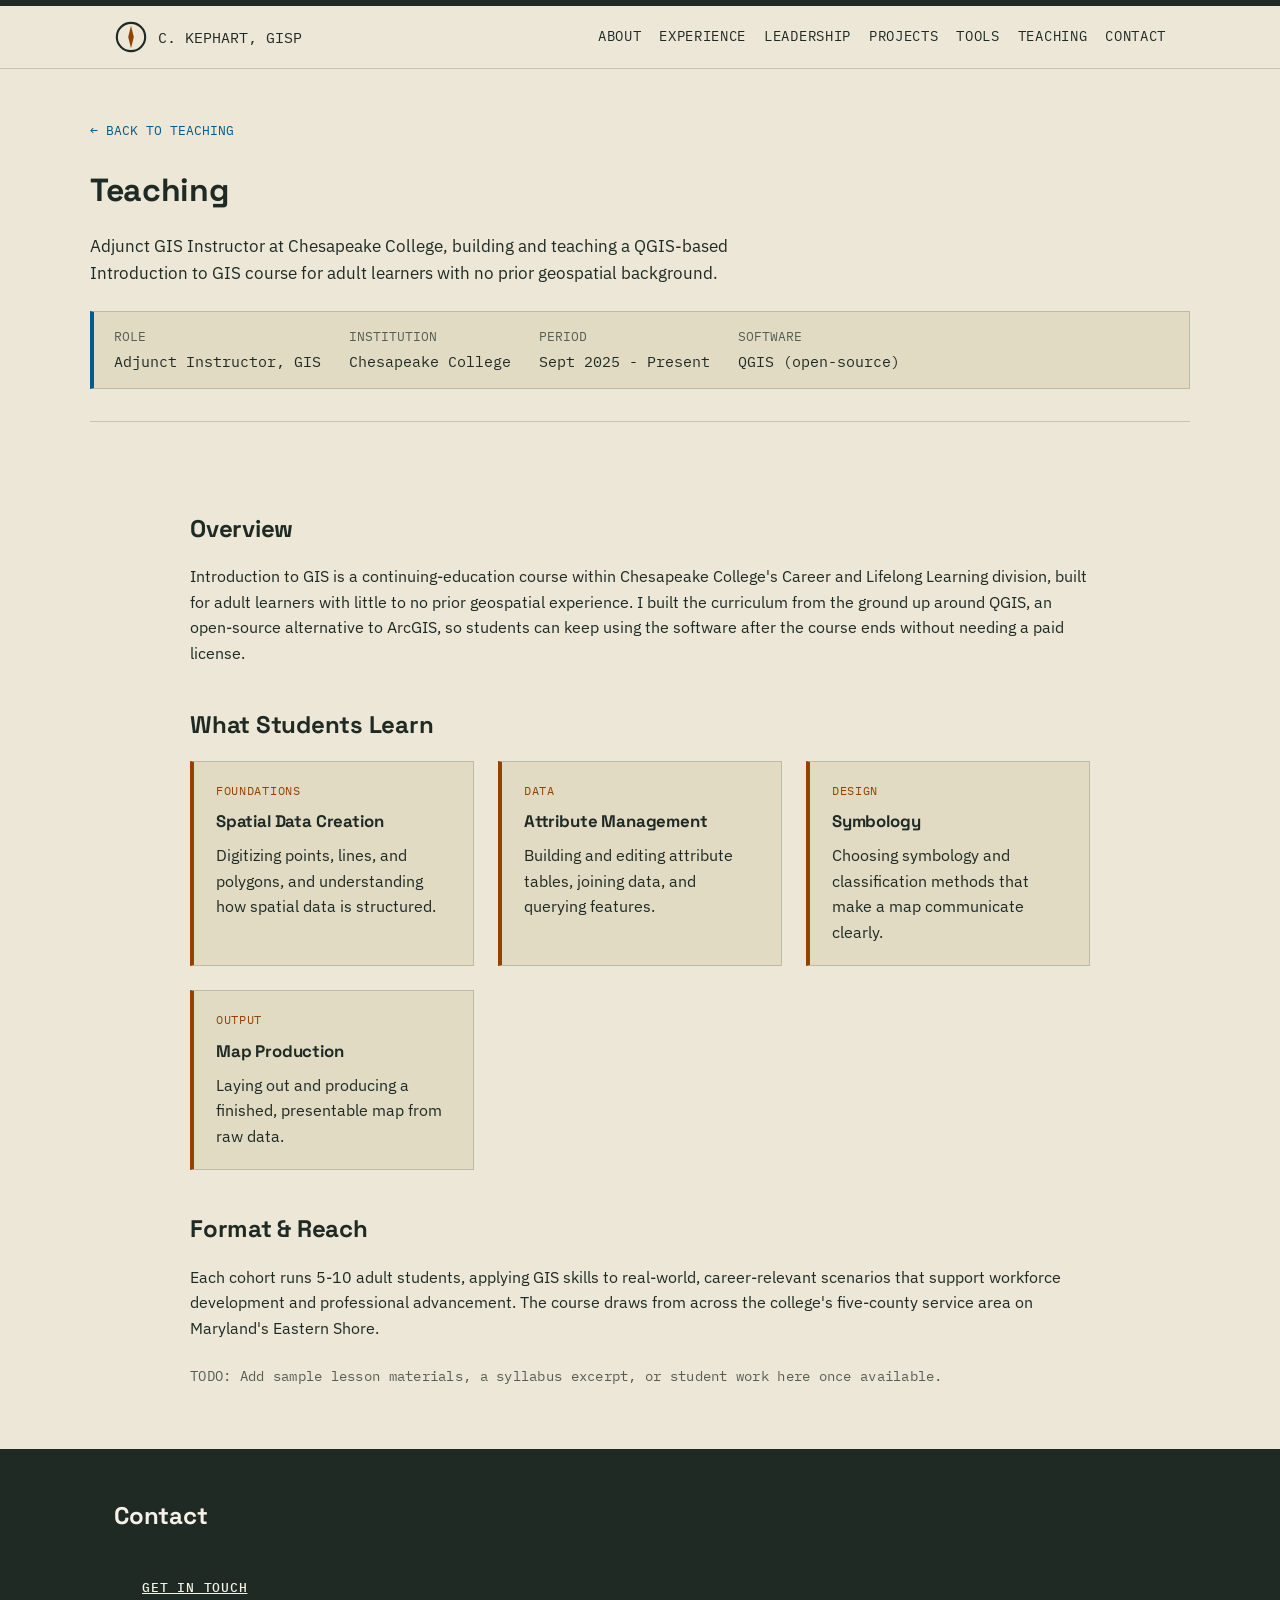
<file: teaching/introduction-to-gis.html>
<!DOCTYPE html>
<html lang="en">
<head>
<meta charset="UTF-8">
<meta name="viewport" content="width=device-width, initial-scale=1.0">
<title>Introduction to GIS - Chris Kephart, GISP</title>
<meta name="description" content="Adjunct GIS instruction at Chesapeake College: a QGIS-based Introduction to GIS course for adult learners.">
<link rel="preconnect" href="https://fonts.googleapis.com">
<link href="https://fonts.googleapis.com/css2?family=Space+Grotesk:wght@500;700&family=IBM+Plex+Sans:wght@400;500;600&family=IBM+Plex+Mono:wght@400;500&display=swap" rel="stylesheet">
<link rel="stylesheet" href="../css/style.css">
</head>
<body>

<div class="chart-frame">
  <nav class="wrap">
    <a href="../index.html" class="brand" style="text-decoration:none;">
      <svg class="compass" viewBox="0 0 24 24" fill="none" xmlns="http://www.w3.org/2000/svg">
        <circle cx="12" cy="12" r="10" stroke="#1F2A24" stroke-width="1.5"/>
        <path d="M12 4L14 12L12 20L10 12L12 4Z" fill="#954200"/>
      </svg>
      C. KEPHART, GISP
    </a>
    <div class="nav-links">
      <a href="../index.html#about">About</a>
      <a href="../index.html#experience">Experience</a>
      <a href="../index.html#leadership">Leadership</a>
      <a href="../projects/index.html">Projects</a>
      <a href="../tools/index.html">Tools</a>
      <a href="../teaching/index.html">Teaching</a>
      <a href="../contact.html">Contact</a>
    </div>
  </nav>
</div>

<div class="project-hero wrap">
  <a href="index.html" class="back-link">← Back to Teaching</a>
  <h1>Teaching</h1>
  <p class="lede" style="max-width: 68ch; font-size: 1.05rem;">Adjunct GIS Instructor at Chesapeake College, building and teaching a QGIS-based Introduction to GIS course for adult learners with no prior geospatial background.</p>
  <div class="meta-strip">
    <div>ROLE<span>Adjunct Instructor, GIS</span></div>
    <div>INSTITUTION<span>Chesapeake College</span></div>
    <div>PERIOD<span>Sept 2025 - Present</span></div>
    <div>SOFTWARE<span>QGIS (open-source)</span></div>
  </div>
</div>

<div class="wrap project-body" style="max-width: 90ch;">

  <h2>Overview</h2>
  <p>Introduction to GIS is a continuing-education course within Chesapeake College's Career and Lifelong Learning division, built for adult learners with little to no prior geospatial experience. I built the curriculum from the ground up around QGIS, an open-source alternative to ArcGIS, so students can keep using the software after the course ends without needing a paid license.</p>

  <h2>What Students Learn</h2>
  <div class="leadership-grid" style="margin-top:16px;">
    <div class="leadership-card">
      <span class="role-tag">Foundations</span>
      <h3>Spatial Data Creation</h3>
      <p>Digitizing points, lines, and polygons, and understanding how spatial data is structured.</p>
    </div>
    <div class="leadership-card">
      <span class="role-tag">Data</span>
      <h3>Attribute Management</h3>
      <p>Building and editing attribute tables, joining data, and querying features.</p>
    </div>
    <div class="leadership-card">
      <span class="role-tag">Design</span>
      <h3>Symbology</h3>
      <p>Choosing symbology and classification methods that make a map communicate clearly.</p>
    </div>
    <div class="leadership-card">
      <span class="role-tag">Output</span>
      <h3>Map Production</h3>
      <p>Laying out and producing a finished, presentable map from raw data.</p>
    </div>
  </div>

  <h2>Format &amp; Reach</h2>
  <p>Each cohort runs 5-10 adult students, applying GIS skills to real-world, career-relevant scenarios that support workforce development and professional advancement. The course draws from across the college's five-county service area on Maryland's Eastern Shore.</p>

  <p class="mono" style="font-size:0.85rem; color:var(--slate); margin-top:24px;">TODO: Add sample lesson materials, a syllabus excerpt, or student work here once available.</p>

</div>

<footer>
  <div class="wrap">
    <h2>Contact</h2>
    <a href="../contact.html" class="btn" style="margin-top:16px;">Get In Touch</a>
  </div>
</footer>

</body>
</html>
</file>
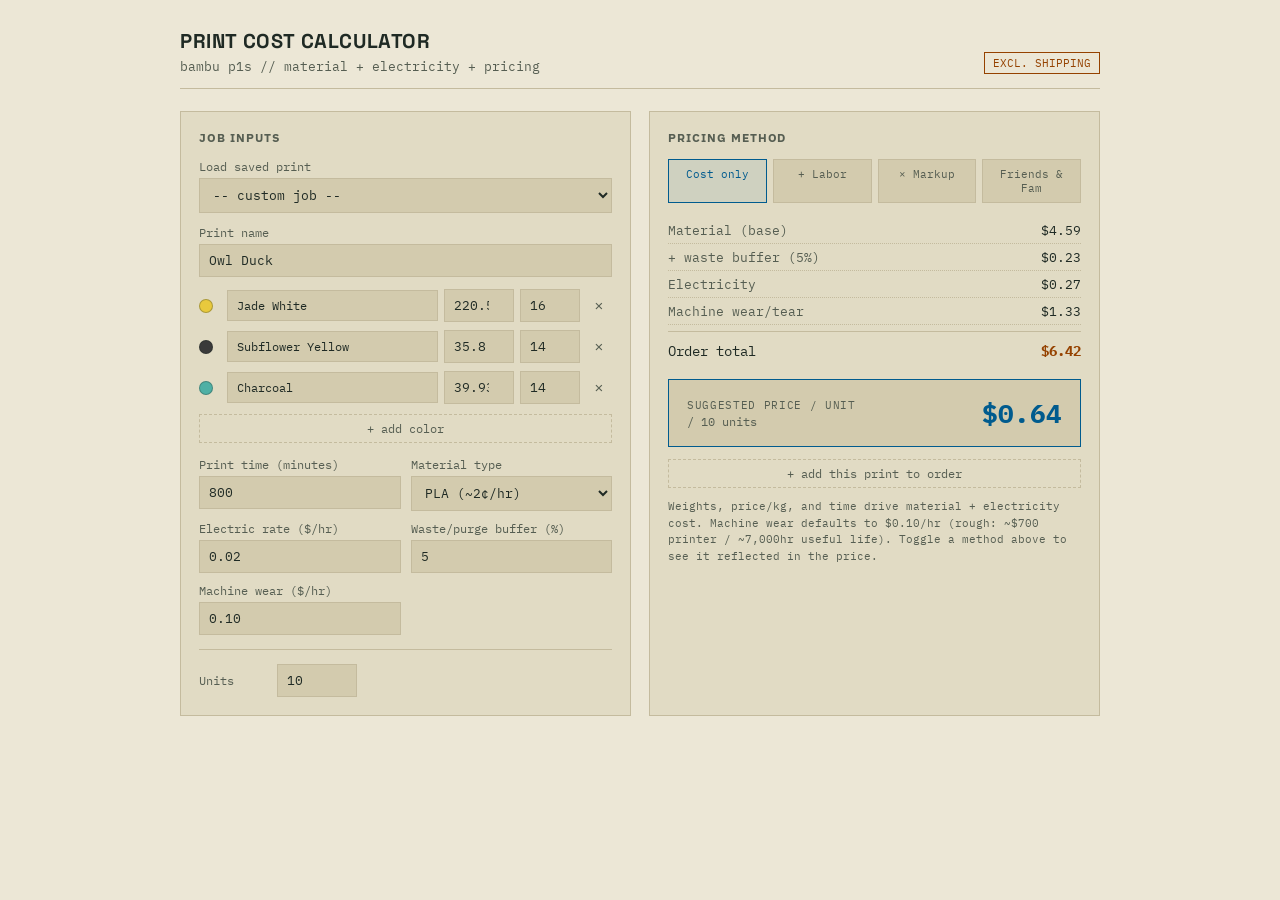
<file: tools/print-cost-calculator-app.html>
<!DOCTYPE html>
<html lang="en">
<head>
<meta charset="UTF-8">
<title>Print Cost Calculator</title>
<link rel="preconnect" href="https://fonts.googleapis.com">
<link href="https://fonts.googleapis.com/css2?family=Space+Grotesk:wght@500;700&family=IBM+Plex+Sans:wght@400;500;600&family=IBM+Plex+Mono:wght@400;500&display=swap" rel="stylesheet">
<style>
  :root{
    --bg: #ECE7D6;
    --panel: #E1DBC4;
    --panel-raised: #D3CBAE;
    --line: #C4BB9E;
    --text: #1F2A24;
    --text-dim: #565E52;
    --amber: #954200;
    --teal: #005B8E;
    --red: #954200;
    --mono: 'IBM Plex Mono', 'Consolas', monospace;
    --sans: 'IBM Plex Sans', -apple-system, 'Segoe UI', sans-serif;
  }
  *{box-sizing:border-box;}
  body{
    margin:0;
    background:var(--bg);
    color:var(--text);
    font-family:var(--sans);
    padding:28px 20px;
  }
  .wrap{max-width:920px;margin:0 auto;}

  .header{
    display:flex;
    justify-content:space-between;
    align-items:flex-end;
    border-bottom:1px solid var(--line);
    padding-bottom:14px;
    margin-bottom:22px;
  }
  .header h1{
    font-family:'Space Grotesk', sans-serif;
    font-size:20px;
    letter-spacing:0.03em;
    margin:0 0 4px 0;
    font-weight:700;
  }
  .header .sub{color:var(--text-dim);font-size:12.5px;font-family:var(--mono);}
  .badge{
    font-family:var(--mono);
    font-size:11px;
    color:var(--amber);
    border:1px solid var(--amber);
    padding:3px 8px;
    border-radius:0;
    white-space:nowrap;
  }

  .grid{display:grid;grid-template-columns:1fr 1fr;gap:18px;}
  @media(max-width:760px){.grid{grid-template-columns:1fr;}}

  .panel{
    background:var(--panel);
    border:1px solid var(--line);
    border-radius:0;
    padding:18px;
  }
  .panel h2{
    font-size:12px;
    text-transform:uppercase;
    letter-spacing:0.08em;
    color:var(--text-dim);
    margin:0 0 14px 0;
    display:flex;
    justify-content:space-between;
    align-items:center;
  }

  label{
    display:block;
    font-size:11.5px;
    color:var(--text-dim);
    margin-bottom:4px;
    font-family:var(--mono);
  }
  input, select{
    width:100%;
    background:var(--panel-raised);
    border:1px solid var(--line);
    color:var(--text);
    font-family:var(--mono);
    font-size:13px;
    padding:7px 9px;
    border-radius:0;
    outline:none;
  }
  input:focus, select:focus{border-color:var(--amber);}

  .row{display:grid;grid-template-columns:1fr;gap:10px;margin-bottom:12px;}

  .color-row{
    display:grid;
    grid-template-columns:22px 1fr 70px 60px 26px;
    gap:6px;
    align-items:center;
    margin-bottom:8px;
  }
  .swatch{
    width:14px;height:14px;border-radius:50%;
    border:1px solid rgba(31,42,36,0.3);
  }
  .color-row input[type="text"]{font-size:12px;}
  .rm-btn{
    background:none;border:none;color:var(--text-dim);
    cursor:pointer;font-size:15px;line-height:1;
    padding:2px;
  }
  .rm-btn:hover{color:var(--red);}

  .add-btn{
    background:none;
    border:1px dashed var(--line);
    color:var(--text-dim);
    font-family:var(--mono);
    font-size:11.5px;
    padding:6px 10px;
    border-radius:0;
    cursor:pointer;
    width:100%;
    margin-top:2px;
  }
  .add-btn:hover{border-color:var(--amber);color:var(--amber);}

  .two-col{display:grid;grid-template-columns:1fr 1fr;gap:10px;}

  .units-row{
    display:flex;align-items:center;gap:8px;
    margin-top:14px;padding-top:14px;border-top:1px solid var(--line);
  }
  .units-row label{margin:0;width:70px;}
  .units-row input{width:80px;}

  /* Method tabs */
  .tabs{display:flex;gap:6px;margin-bottom:14px;}
  .tab{
    flex:1;
    text-align:center;
    font-family:var(--mono);
    font-size:11px;
    padding:7px 4px;
    border:1px solid var(--line);
    border-radius:0;
    cursor:pointer;
    color:var(--text-dim);
    background:var(--panel-raised);
  }
  .tab.active{
    border-color:var(--teal);
    color:var(--teal);
    background:rgba(0,91,142,0.08);
  }

  .method-inputs{margin-bottom:14px;min-height:0;}
  .hidden{display:none !important;}

  .out-line{
    display:flex;justify-content:space-between;
    font-family:var(--mono);font-size:12.5px;
    padding:5px 0;
    border-bottom:1px dotted var(--line);
    color:var(--text-dim);
  }
  .out-line span:last-child{color:var(--text);}
  .out-line.total{
    border-bottom:none;border-top:1px solid var(--line);
    margin-top:6px;padding-top:10px;
    font-size:14px;color:var(--text);
  }
  .out-line.total span:last-child{color:var(--amber);font-weight:700;}

  .price-hero{
    background:var(--panel-raised);
    border:1px solid var(--teal);
    border-radius:0;
    padding:16px 18px;
    margin-top:14px;
    display:flex;
    justify-content:space-between;
    align-items:center;
  }
  .price-hero .label{font-size:11px;color:var(--text-dim);font-family:var(--mono);text-transform:uppercase;letter-spacing:0.06em;}
  .price-hero .val{font-family:var(--mono);font-size:26px;color:var(--teal);font-weight:700;}
  .price-hero .sub-val{font-family:var(--mono);font-size:12px;color:var(--text-dim);margin-top:2px;}

  .footnote{
    font-size:11px;color:var(--text-dim);
    margin-top:10px;line-height:1.5;
    font-family:var(--mono);
  }
</style>
</head>
<body>
<div class="wrap">

  <div class="header">
    <div>
      <h1>PRINT COST CALCULATOR</h1>
      <div class="sub">bambu p1s // material + electricity + pricing</div>
    </div>
    <div class="badge">EXCL. SHIPPING</div>
  </div>

  <div class="grid">

    <!-- INPUT PANEL -->
    <div class="panel">
      <h2>JOB INPUTS</h2>

      <label>Load saved print</label>
      <select id="presetSelect" onchange="loadPreset(this.value)" style="margin-bottom:12px;">
        <option value="">-- custom job --</option>
        <option value="owlduck">Owl Duck (10)</option>
        <option value="rccoins">RC Coins (10)</option>
        <option value="gloryduck">Glory Duck (30)</option>
        <option value="gloryship">Glory Ship (10)</option>
      </select>

      <label>Print name</label>
      <input id="jobName" type="text" value="Owl Duck" style="margin-bottom:12px;">

      <div id="colorList"></div>
      <button class="add-btn" onclick="addColor()">+ add color</button>

      <div class="two-col" style="margin-top:14px;">
        <div>
          <label>Print time (minutes)</label>
          <input id="printTime" type="number" value="800" oninput="calc()">
        </div>
        <div>
          <label>Material type</label>
          <select id="matType" onchange="applyMatRate();calc()">
            <option value="0.02">PLA (~2&cent;/hr)</option>
            <option value="0.028">ABS/ASA (~2.8&cent;/hr)</option>
            <option value="custom">Custom rate...</option>
          </select>
        </div>
      </div>

      <div class="two-col" style="margin-top:10px;">
        <div>
          <label>Electric rate ($/hr)</label>
          <input id="elecRate" type="number" step="0.001" value="0.02" oninput="calc()">
        </div>
        <div>
          <label>Waste/purge buffer (%)</label>
          <input id="wasteBuf" type="number" value="5" oninput="calc()">
        </div>
      </div>

      <div class="two-col" style="margin-top:10px;">
        <div>
          <label>Machine wear ($/hr)</label>
          <input id="wearRate" type="number" step="0.01" value="0.10" oninput="calc()">
        </div>
        <div></div>
      </div>

      <div class="units-row">
        <label>Units</label>
        <input id="unitCount" type="number" value="10" oninput="calc()">
      </div>
    </div>

    <!-- OUTPUT PANEL -->
    <div class="panel">
      <h2>PRICING METHOD</h2>

      <div class="tabs">
        <div class="tab active" data-m="cost" onclick="setMethod('cost')">Cost only</div>
        <div class="tab" data-m="labor" onclick="setMethod('labor')">+ Labor</div>
        <div class="tab" data-m="markup" onclick="setMethod('markup')">&times; Markup</div>
        <div class="tab" data-m="ff" onclick="setMethod('ff')">Friends &amp; Fam</div>
      </div>

      <div id="method-labor" class="method-inputs hidden">
        <div class="two-col">
          <div>
            <label>Hands-on time (hrs)</label>
            <input id="laborHrs" type="number" step="0.25" value="1" oninput="calc()">
          </div>
          <div>
            <label>Rate ($/hr)</label>
            <input id="laborRate" type="number" value="15" oninput="calc()">
          </div>
        </div>
      </div>

      <div id="method-markup" class="method-inputs hidden">
        <label>Markup multiplier</label>
        <input id="markupX" type="number" step="0.1" value="2.5" oninput="calc()">
      </div>

      <div id="method-ff" class="method-inputs hidden">
        <label>Pricing style</label>
        <select id="ffStyle" onchange="calc()" style="margin-bottom:10px;">
          <option value="flat">Flat fee per unit (on top of cost)</option>
          <option value="markup">Light markup multiplier</option>
          <option value="round">Round "friend price" per unit</option>
        </select>

        <div id="ffFlatInputs" class="two-col">
          <div>
            <label>Low flat fee ($/unit)</label>
            <input id="ffFlatLow" type="number" step="0.25" value="0.50" oninput="calc()">
          </div>
          <div>
            <label>High flat fee ($/unit)</label>
            <input id="ffFlatHigh" type="number" step="0.25" value="1.00" oninput="calc()">
          </div>
        </div>

        <div id="ffMarkupInputs" class="two-col hidden">
          <div>
            <label>Low multiplier</label>
            <input id="ffMarkupLow" type="number" step="0.1" value="1.2" oninput="calc()">
          </div>
          <div>
            <label>High multiplier</label>
            <input id="ffMarkupHigh" type="number" step="0.1" value="1.5" oninput="calc()">
          </div>
        </div>

        <div id="ffRoundInputs" class="two-col hidden">
          <div>
            <label>Low price ($/unit)</label>
            <input id="ffRoundLow" type="number" step="0.5" value="2.00" oninput="calc()">
          </div>
          <div>
            <label>High price ($/unit)</label>
            <input id="ffRoundHigh" type="number" step="0.5" value="3.00" oninput="calc()">
          </div>
        </div>
      </div>

      <div style="margin-top:4px;">
        <div class="out-line"><span>Material (base)</span><span id="oMatBase">$0.00</span></div>
        <div class="out-line"><span id="oWasteLbl">+ waste buffer</span><span id="oWaste">$0.00</span></div>
        <div class="out-line"><span>Electricity</span><span id="oElec">$0.00</span></div>
        <div class="out-line"><span>Machine wear/tear</span><span id="oWear">$0.00</span></div>
        <div class="out-line" id="oExtraLine" style="display:none;"><span id="oExtraLbl">Labor</span><span id="oExtra">$0.00</span></div>
        <div class="out-line total"><span>Order total</span><span id="oTotal">$0.00</span></div>
      </div>

      <div class="price-hero">
        <div>
          <div class="label" id="oPriceLbl">Suggested price / unit</div>
          <div class="sub-val" id="oUnitCount">/ 10 units</div>
        </div>
        <div style="text-align:right;">
          <div class="val" id="oPerUnit">$0.00</div>
        </div>
      </div>

      <button class="add-btn" style="margin-top:12px;" onclick="addToOrder()">+ add this print to order</button>

      <div id="orderSection" style="margin-top:16px;display:none;">
        <h2 style="margin-bottom:8px;">ORDER (<span id="orderCount">0</span> prints)</h2>
        <div id="orderList"></div>
        <div class="out-line total"><span>Order grand total</span><span id="orderGrandTotal">$0.00</span></div>
      </div>

      <div class="footnote">Weights, price/kg, and time drive material + electricity cost. Machine wear defaults to $0.10/hr (rough: ~$700 printer / ~7,000hr useful life). Toggle a method above to see it reflected in the price.</div>
    </div>

  </div>
</div>

<script>
const swatchColors = ['#e7e7e0','#e8c93d','#3a3a3a','#4fb0a5','#d9705f','#7a8fd9','#b06fd9','#5fb04a'];
let colorRows = [];
let rowId = 0;

const presets = {
  owlduck: {
    name: 'Owl Duck', units: 10, minutes: 800,
    colors: [['Jade White',220.57,16],['Sunflower Yellow',35.8,13.2],['Charcoal',39.93,13.99]]
  },
  rccoins: {
    name: 'RC Coins', units: 10, minutes: 831,
    colors: [['Cobalt Blue',61.44,14.99],['White',13.38,13.2]]
  },
  gloryduck: {
    name: 'Glory Duck', units: 30, minutes: 1800,
    colors: [['Turquoise Green',405.18,13.2],['Cobalt Blue',190.59,14.99],['Charcoal',12.08,13.99],['White',25.32,13.2]]
  },
  gloryship: {
    name: 'Glory Ship', units: 10, minutes: 524,
    colors: [['White',244.44,13.2],['Cobalt Blue',38.44,14.99],['Sunflower Yellow',52.42,13.2],['Red',23.94,14.99]]
  }
};

function loadPreset(key){
  if(!key) return;
  const p = presets[key];
  document.getElementById('jobName').value = p.name;
  document.getElementById('unitCount').value = p.units;
  document.getElementById('printTime').value = p.minutes;
  document.querySelectorAll('.color-row').forEach(r=>r.remove());
  colorRows = [];
  p.colors.forEach(c=>addColor(c[0], c[1], c[2]));
  calc();
}

function addColor(name, weight, price){
  const id = rowId++;
  colorRows.push(id);
  const div = document.createElement('div');
  div.className = 'color-row';
  div.id = 'row-'+id;
  const sw = swatchColors[colorRows.length % swatchColors.length];
  div.innerHTML = `
    <div class="swatch" style="background:${sw}"></div>
    <input type="text" placeholder="Color name" value="${name||''}" oninput="calc()">
    <input type="number" placeholder="grams" step="0.01" value="${weight!==undefined?weight:''}" oninput="calc()">
    <input type="number" placeholder="$/kg" step="0.01" value="${price!==undefined?price:''}" oninput="calc()">
    <button class="rm-btn" onclick="removeColor(${id})">&times;</button>
  `;
  document.getElementById('colorList').appendChild(div);
  calc();
}

function removeColor(id){
  const el = document.getElementById('row-'+id);
  if(el) el.remove();
  colorRows = colorRows.filter(r=>r!==id);
  calc();
}

function applyMatRate(){
  const sel = document.getElementById('matType');
  if(sel.value !== 'custom'){
    document.getElementById('elecRate').value = sel.value;
  }
}

let currentMethod = 'cost';
function setMethod(m){
  currentMethod = m;
  document.querySelectorAll('.tab').forEach(t=>t.classList.toggle('active', t.dataset.m===m));
  document.getElementById('method-labor').classList.toggle('hidden', m!=='labor');
  document.getElementById('method-markup').classList.toggle('hidden', m!=='markup');
  document.getElementById('method-ff').classList.toggle('hidden', m!=='ff');
  document.getElementById('oExtraLine').style.display = (m==='labor') ? 'flex' : 'none';
  calc();
}

function toggleFFInputs(){
  const style = document.getElementById('ffStyle').value;
  document.getElementById('ffFlatInputs').classList.toggle('hidden', style!=='flat');
  document.getElementById('ffMarkupInputs').classList.toggle('hidden', style!=='markup');
  document.getElementById('ffRoundInputs').classList.toggle('hidden', style!=='round');
}
document.getElementById('ffStyle').addEventListener('change', toggleFFInputs);

function calc(){
  const rows = document.querySelectorAll('.color-row');
  let materialBase = 0;
  rows.forEach(r=>{
    const inputs = r.querySelectorAll('input');
    const grams = parseFloat(inputs[1].value) || 0;
    const perKg = parseFloat(inputs[2].value) || 0;
    materialBase += (grams/1000) * perKg;
  });

  const wastePct = parseFloat(document.getElementById('wasteBuf').value) || 0;
  const waste = materialBase * (wastePct/100);

  const minutes = parseFloat(document.getElementById('printTime').value) || 0;
  const hrs = minutes/60;
  const elecRate = parseFloat(document.getElementById('elecRate').value) || 0;
  const elec = hrs * elecRate;
  const wearRate = parseFloat(document.getElementById('wearRate').value) || 0;
  const wear = hrs * wearRate;

  let extra = 0;
  let extraLabel = '';
  let total = materialBase + waste + elec + wear;
  const baseCostTotal = materialBase + waste + elec + wear;
  const units = parseFloat(document.getElementById('unitCount').value) || 1;
  const baseCostPerUnit = baseCostTotal / units;

  if(currentMethod === 'labor'){
    const lh = parseFloat(document.getElementById('laborHrs').value) || 0;
    const lr = parseFloat(document.getElementById('laborRate').value) || 0;
    extra = lh*lr;
    extraLabel = 'Labor ('+lh+'hr @ $'+lr+'/hr)';
    total += extra;
  } else if(currentMethod === 'markup'){
    const mx = parseFloat(document.getElementById('markupX').value) || 1;
    total = total * mx;
  }

  document.getElementById('oMatBase').textContent = '$'+materialBase.toFixed(2);
  document.getElementById('oWasteLbl').textContent = '+ waste buffer ('+wastePct+'%)';
  document.getElementById('oWaste').textContent = '$'+waste.toFixed(2);
  document.getElementById('oElec').textContent = '$'+elec.toFixed(2);
  document.getElementById('oWear').textContent = '$'+wear.toFixed(2);
  if(currentMethod==='labor'){
    document.getElementById('oExtraLbl').textContent = extraLabel;
    document.getElementById('oExtra').textContent = '$'+extra.toFixed(2);
  }
  document.getElementById('oUnitCount').textContent = '/ '+units+' units';

  if(currentMethod === 'ff'){
    const style = document.getElementById('ffStyle').value;
    let lowPerUnit, highPerUnit;

    if(style === 'flat'){
      const lowFee = parseFloat(document.getElementById('ffFlatLow').value) || 0;
      const highFee = parseFloat(document.getElementById('ffFlatHigh').value) || 0;
      lowPerUnit = baseCostPerUnit + lowFee;
      highPerUnit = baseCostPerUnit + highFee;
    } else if(style === 'markup'){
      const lowMx = parseFloat(document.getElementById('ffMarkupLow').value) || 1;
      const highMx = parseFloat(document.getElementById('ffMarkupHigh').value) || 1;
      lowPerUnit = baseCostPerUnit * lowMx;
      highPerUnit = baseCostPerUnit * highMx;
    } else {
      lowPerUnit = parseFloat(document.getElementById('ffRoundLow').value) || 0;
      highPerUnit = parseFloat(document.getElementById('ffRoundHigh').value) || 0;
    }

    document.getElementById('oTotal').textContent = '$'+(lowPerUnit*units).toFixed(2)+' - $'+(highPerUnit*units).toFixed(2);
    document.getElementById('oPriceLbl').textContent = 'Friends & family range / unit';
    document.getElementById('oPerUnit').textContent = '$'+lowPerUnit.toFixed(2)+' - $'+highPerUnit.toFixed(2);
  } else {
    document.getElementById('oTotal').textContent = '$'+total.toFixed(2);
    document.getElementById('oPriceLbl').textContent = 'Suggested price / unit';
    document.getElementById('oPerUnit').textContent = '$'+(total/units).toFixed(2);
  }

  lastJob = {
    name: document.getElementById('jobName').value || 'Untitled print',
    baseCostTotal: baseCostTotal,
    baseCostPerUnit: baseCostPerUnit,
    units: units
  };
  renderOrder();
}

let lastJob = null;
let orderJobs = [];

function addToOrder(){
  if(!lastJob) return;
  orderJobs.push(Object.assign({}, lastJob));
  renderOrder();
}

function removeFromOrder(idx){
  orderJobs.splice(idx,1);
  renderOrder();
}

function priceRangeForJob(job){
  // returns {low, high} total $ for this job under the current method/style
  if(currentMethod === 'ff'){
    const style = document.getElementById('ffStyle').value;
    let lowPerUnit, highPerUnit;
    if(style === 'flat'){
      const lowFee = parseFloat(document.getElementById('ffFlatLow').value) || 0;
      const highFee = parseFloat(document.getElementById('ffFlatHigh').value) || 0;
      lowPerUnit = job.baseCostPerUnit + lowFee;
      highPerUnit = job.baseCostPerUnit + highFee;
    } else if(style === 'markup'){
      const lowMx = parseFloat(document.getElementById('ffMarkupLow').value) || 1;
      const highMx = parseFloat(document.getElementById('ffMarkupHigh').value) || 1;
      lowPerUnit = job.baseCostPerUnit * lowMx;
      highPerUnit = job.baseCostPerUnit * highMx;
    } else {
      lowPerUnit = parseFloat(document.getElementById('ffRoundLow').value) || 0;
      highPerUnit = parseFloat(document.getElementById('ffRoundHigh').value) || 0;
    }
    return {low: lowPerUnit*job.units, high: highPerUnit*job.units};
  } else if(currentMethod === 'markup'){
    const mx = parseFloat(document.getElementById('markupX').value) || 1;
    const t = job.baseCostTotal * mx;
    return {low: t, high: t};
  } else if(currentMethod === 'labor'){
    // labor is a one-time batch cost, applied once at the order level, not per job
    return {low: job.baseCostTotal, high: job.baseCostTotal};
  } else {
    return {low: job.baseCostTotal, high: job.baseCostTotal};
  }
}

function renderOrder(){
  const section = document.getElementById('orderSection');
  const list = document.getElementById('orderList');
  document.getElementById('orderCount').textContent = orderJobs.length;

  if(orderJobs.length === 0){
    section.style.display = 'none';
    return;
  }
  section.style.display = 'block';

  list.innerHTML = '';
  let grandLow = 0, grandHigh = 0;

  orderJobs.forEach((job, idx)=>{
    const r = priceRangeForJob(job);
    grandLow += r.low;
    grandHigh += r.high;
    const row = document.createElement('div');
    row.className = 'out-line';
    const rangeText = (r.low.toFixed(2) === r.high.toFixed(2)) ? '$'+r.low.toFixed(2) : '$'+r.low.toFixed(2)+' - $'+r.high.toFixed(2);
    row.innerHTML = `<span>${job.name} (${job.units})</span><span>${rangeText} <span class="rm-btn" style="cursor:pointer;margin-left:6px;" onclick="removeFromOrder(${idx})">&times;</span></span>`;
    list.appendChild(row);
  });

  if(currentMethod === 'labor'){
    const lh = parseFloat(document.getElementById('laborHrs').value) || 0;
    const lr = parseFloat(document.getElementById('laborRate').value) || 0;
    const laborCost = lh*lr;
    grandLow += laborCost;
    grandHigh += laborCost;
    const row = document.createElement('div');
    row.className = 'out-line';
    row.innerHTML = `<span>Labor (whole order, ${lh}hr @ $${lr}/hr)</span><span>$${laborCost.toFixed(2)}</span>`;
    list.appendChild(row);
  }

  const grandText = (grandLow.toFixed(2) === grandHigh.toFixed(2)) ? '$'+grandLow.toFixed(2) : '$'+grandLow.toFixed(2)+' - $'+grandHigh.toFixed(2);
  document.getElementById('orderGrandTotal').textContent = grandText;
}

// seed with Owl Duck data
addColor('Jade White', 220.57, 16);
addColor('Subflower Yellow', 35.8, 14);
addColor('Charcoal', 39.93, 14);
setMethod('cost');
calc();
</script>
</body>
</html>
</file>
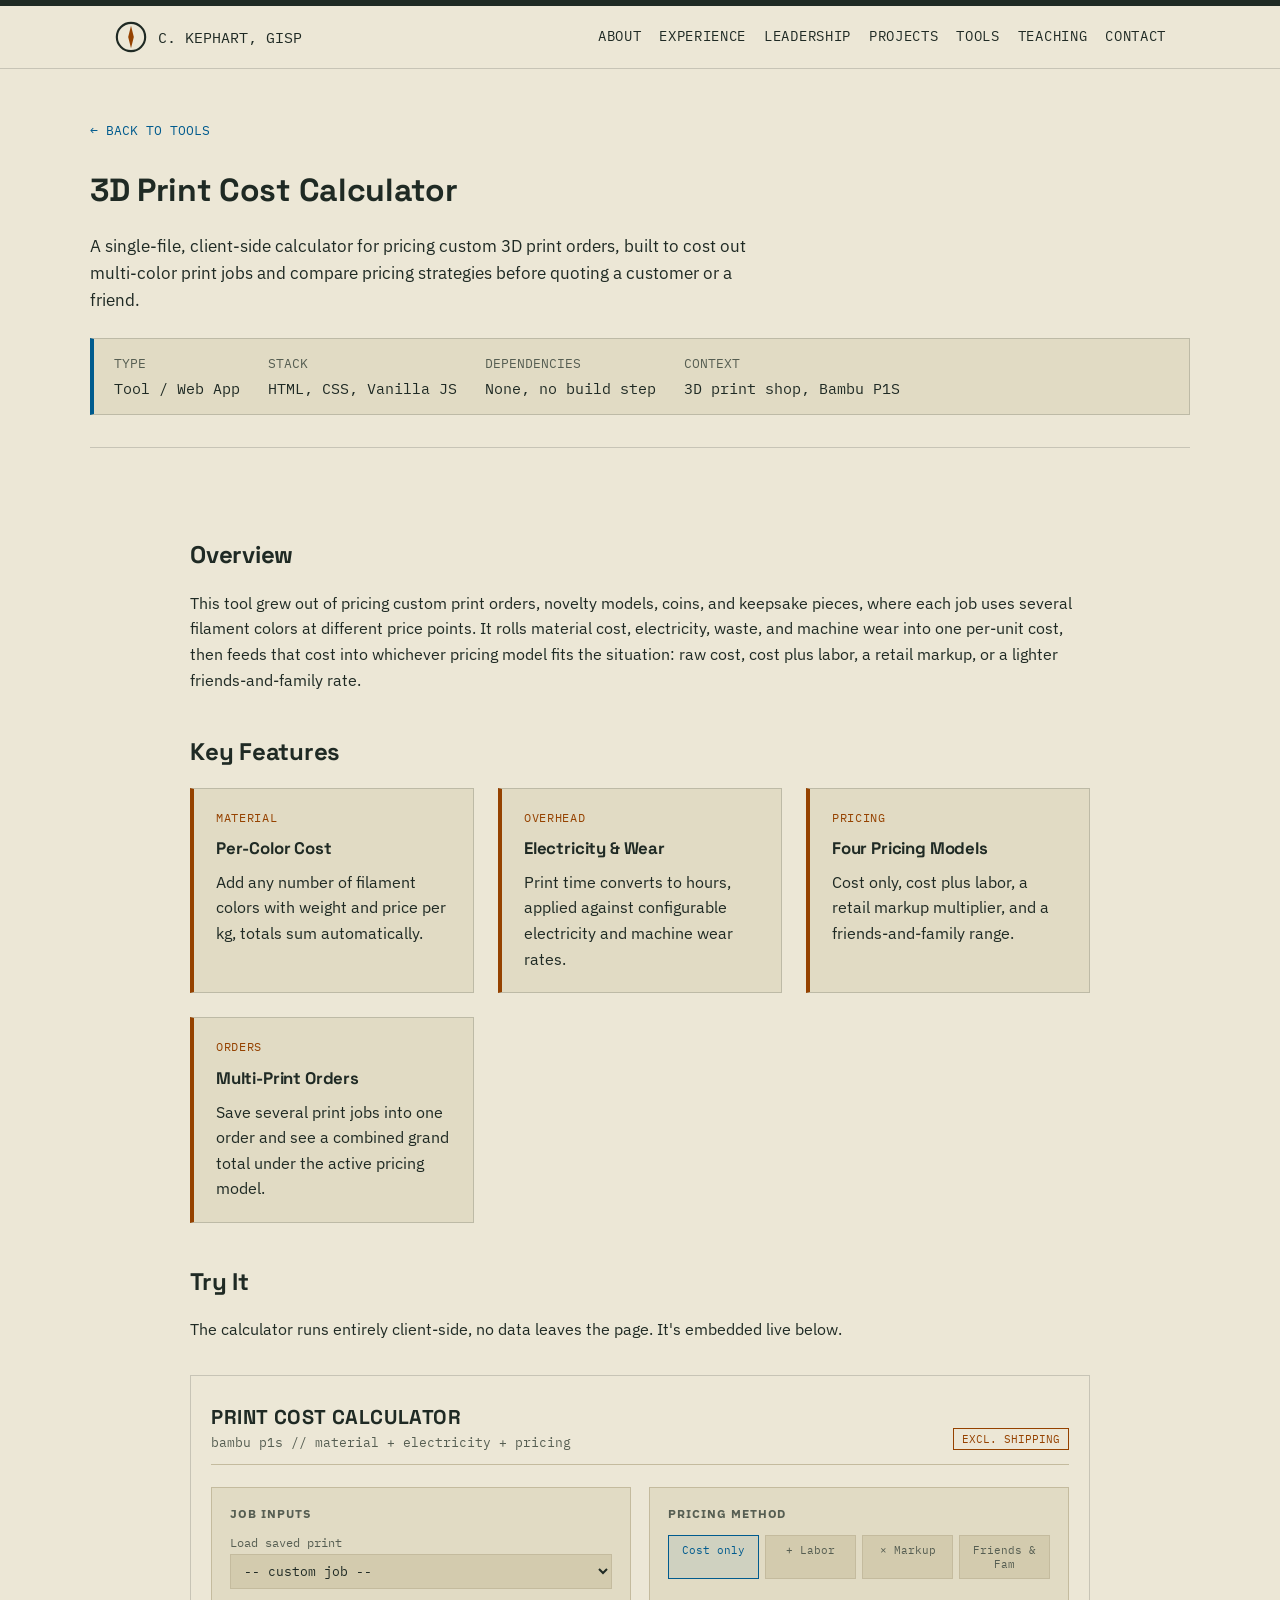
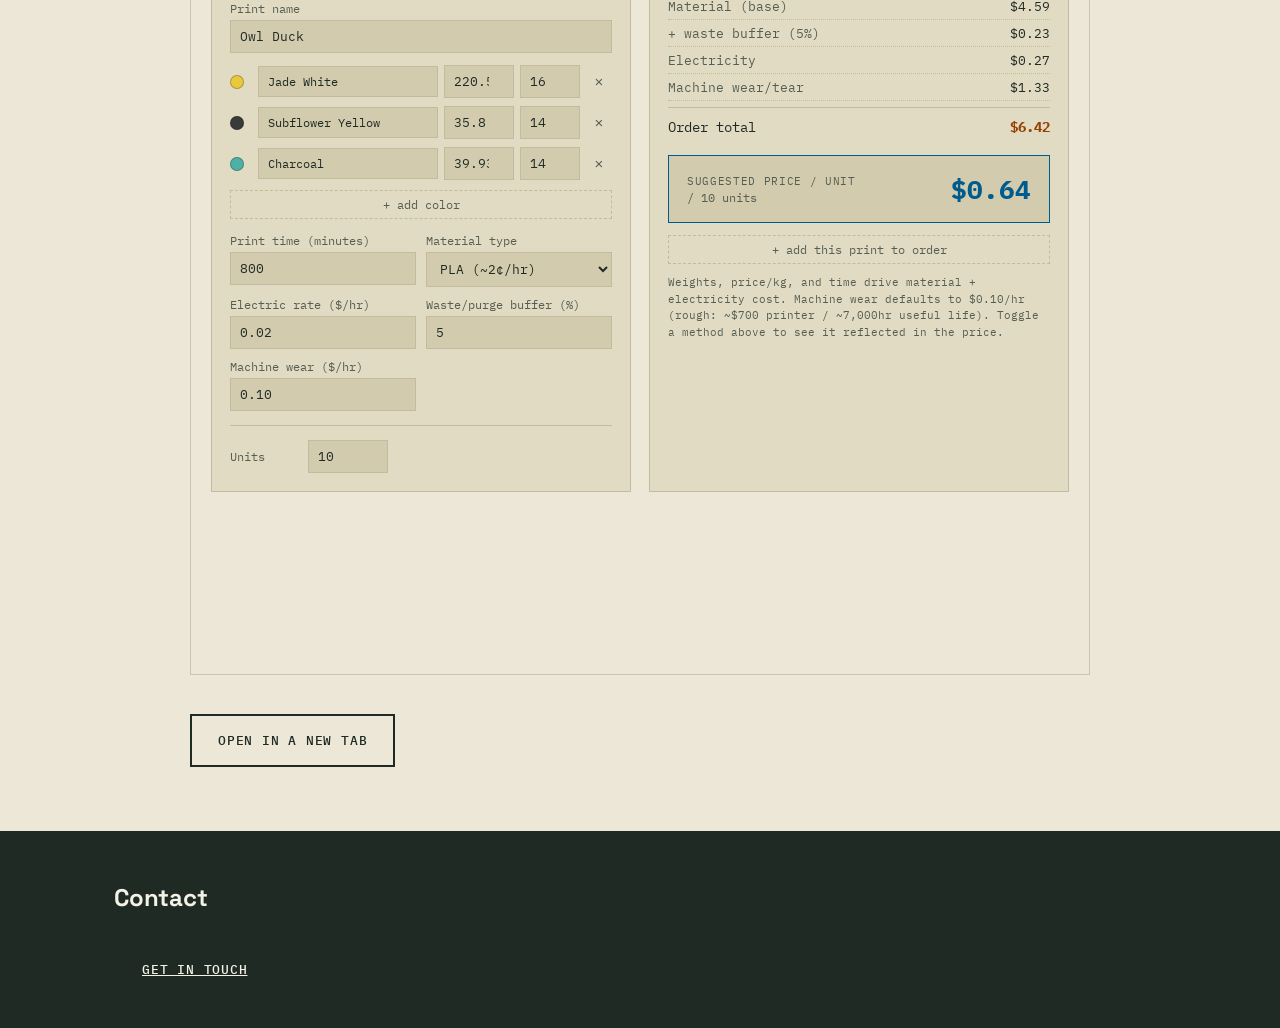
<file: tools/print-cost-calculator.html>
<!DOCTYPE html>
<html lang="en">
<head>
<meta charset="UTF-8">
<meta name="viewport" content="width=device-width, initial-scale=1.0">
<title>3D Print Cost Calculator - Chris Kephart, GISP</title>
<meta name="description" content="An interactive tool for pricing custom 3D print orders: material cost by color, electricity, machine wear, waste buffer, and four pricing models.">
<link rel="preconnect" href="https://fonts.googleapis.com">
<link href="https://fonts.googleapis.com/css2?family=Space+Grotesk:wght@500;700&family=IBM+Plex+Sans:wght@400;500;600&family=IBM+Plex+Mono:wght@400;500&display=swap" rel="stylesheet">
<link rel="stylesheet" href="../css/style.css">
</head>
<body>

<div class="chart-frame">
  <nav class="wrap">
    <a href="../index.html" class="brand" style="text-decoration:none;">
      <svg class="compass" viewBox="0 0 24 24" fill="none" xmlns="http://www.w3.org/2000/svg">
        <circle cx="12" cy="12" r="10" stroke="#1F2A24" stroke-width="1.5"/>
        <path d="M12 4L14 12L12 20L10 12L12 4Z" fill="#954200"/>
      </svg>
      C. KEPHART, GISP
    </a>
    <div class="nav-links">
      <a href="../index.html#about">About</a>
      <a href="../index.html#experience">Experience</a>
      <a href="../index.html#leadership">Leadership</a>
      <a href="../projects/index.html">Projects</a>
      <a href="../tools/index.html">Tools</a>
      <a href="../teaching/index.html">Teaching</a>
      <a href="../contact.html">Contact</a>
    </div>
  </nav>
</div>

<div class="project-hero wrap">
  <a href="index.html" class="back-link">← Back to Tools</a>
  <h1>3D Print Cost Calculator</h1>
  <p class="lede" style="max-width: 68ch; font-size: 1.05rem;">A single-file, client-side calculator for pricing custom 3D print orders, built to cost out multi-color print jobs and compare pricing strategies before quoting a customer or a friend.</p>
  <div class="meta-strip">
    <div>TYPE<span>Tool / Web App</span></div>
    <div>STACK<span>HTML, CSS, Vanilla JS</span></div>
    <div>DEPENDENCIES<span>None, no build step</span></div>
    <div>CONTEXT<span>3D print shop, Bambu P1S</span></div>
  </div>
</div>

<div class="wrap project-body" style="max-width: 90ch;">

  <h2>Overview</h2>
  <p>This tool grew out of pricing custom print orders, novelty models, coins, and keepsake pieces, where each job uses several filament colors at different price points. It rolls material cost, electricity, waste, and machine wear into one per-unit cost, then feeds that cost into whichever pricing model fits the situation: raw cost, cost plus labor, a retail markup, or a lighter friends-and-family rate.</p>

  <h2>Key Features</h2>
  <div class="leadership-grid" style="margin-top:16px;">
    <div class="leadership-card">
      <span class="role-tag">Material</span>
      <h3>Per-Color Cost</h3>
      <p>Add any number of filament colors with weight and price per kg, totals sum automatically.</p>
    </div>
    <div class="leadership-card">
      <span class="role-tag">Overhead</span>
      <h3>Electricity &amp; Wear</h3>
      <p>Print time converts to hours, applied against configurable electricity and machine wear rates.</p>
    </div>
    <div class="leadership-card">
      <span class="role-tag">Pricing</span>
      <h3>Four Pricing Models</h3>
      <p>Cost only, cost plus labor, a retail markup multiplier, and a friends-and-family range.</p>
    </div>
    <div class="leadership-card">
      <span class="role-tag">Orders</span>
      <h3>Multi-Print Orders</h3>
      <p>Save several print jobs into one order and see a combined grand total under the active pricing model.</p>
    </div>
  </div>

  <h2>Try It</h2>
  <p>The calculator runs entirely client-side, no data leaves the page. It's embedded live below.</p>
  <iframe src="print-cost-calculator-app.html" title="3D Print Cost Calculator" style="width:100%; height:900px; border:var(--border-hairline); margin:16px 0;"></iframe>
  <p><a href="print-cost-calculator-app.html" target="_blank" rel="noopener" class="btn btn-outline">Open in a new tab</a></p>

</div>

<footer>
  <div class="wrap">
    <h2>Contact</h2>
    <a href="../contact.html" class="btn" style="margin-top:16px;">Get In Touch</a>
  </div>
</footer>

</body>
</html>
</file>
<file: css/style.css>
/* ============================================
   TOKENS
   ============================================ */
:root {
  --ink: #1F2A24;
  --forest: #005B8E;
  --forest-light: #56B4E9;
  --rust: #954200;
  --slate: #565E52;
  --paper: #ECE7D6;
  --paper-dark: #E1DBC4;
  --paper-darker: #D3CBAE;
  --cream-text: #F4F1E6;

  --font-display: 'Space Grotesk', sans-serif;
  --font-body: 'IBM Plex Sans', sans-serif;
  --font-mono: 'IBM Plex Mono', monospace;

  --border-hairline: 1px solid rgba(31, 42, 36, 0.18);
  --max-width: 1100px;
}

/* Anchor offset so sticky nav doesn't cover section headings when jumping */
#about, #experience, #leadership, #projects {
  scroll-margin-top: 90px;
}

* { box-sizing: border-box; }

html { scroll-behavior: smooth; }

@media (prefers-reduced-motion: reduce) {
  html { scroll-behavior: auto; }
  *, *::before, *::after {
    animation-duration: 0.01ms !important;
    animation-iteration-count: 1 !important;
    transition-duration: 0.01ms !important;
  }
}

body {
  margin: 0;
  background: var(--paper);
  color: var(--ink);
  font-family: var(--font-body);
  font-size: 16px;
  line-height: 1.6;
}

a { color: var(--forest); text-decoration: none; }
a:hover { text-decoration: underline; }
a:focus-visible, button:focus-visible {
  outline: 2px solid var(--rust);
  outline-offset: 3px;
}

h1, h2, h3 {
  font-family: var(--font-display);
  color: var(--ink);
  margin: 0 0 0.4em 0;
  letter-spacing: -0.01em;
}

.mono {
  font-family: var(--font-mono);
  letter-spacing: 0.02em;
}

.wrap {
  max-width: var(--max-width);
  margin: 0 auto;
  padding: 0 24px;
}

/* ============================================
   TOP FRAME / NAV - border like a chart sheet
   ============================================ */
.chart-frame {
  border-top: 6px solid var(--ink);
  border-bottom: var(--border-hairline);
  background: var(--paper);
  position: sticky;
  top: 0;
  z-index: 50;
}

nav.wrap {
  display: flex;
  align-items: center;
  justify-content: space-between;
  padding-top: 14px;
  padding-bottom: 14px;
}

.brand {
  display: flex;
  align-items: center;
  gap: 10px;
  font-family: var(--font-mono);
  font-size: 0.95rem;
  color: var(--ink);
}

.compass {
  width: 34px;
  height: 34px;
  flex-shrink: 0;
}

.nav-links {
  display: flex;
  flex-wrap: wrap;
  gap: 8px 18px;
  font-family: var(--font-mono);
  font-size: 0.85rem;
  text-transform: uppercase;
  letter-spacing: 0.05em;
}

.nav-links a { color: var(--ink); }
.nav-links a:hover { color: var(--forest); text-decoration: none; border-bottom: 2px solid var(--rust); }

/* ============================================
   HERO - styled like a map title block
   ============================================ */
.hero {
  position: relative;
  padding: 84px 0 64px;
  overflow: hidden;
  border-bottom: var(--border-hairline);
}

.contour-bg {
  position: absolute;
  inset: 0;
  opacity: 0.16;
  pointer-events: none;
}

.hero .wrap { position: relative; z-index: 1; }

.hero-grid {
  display: grid;
  grid-template-columns: 1fr 1fr;
  gap: 56px;
  align-items: start;
}
@media (max-width: 860px) {
  .hero-grid { grid-template-columns: 1fr; gap: 40px; }
}

.eyebrow {
  font-family: var(--font-mono);
  font-size: 0.8rem;
  text-transform: uppercase;
  letter-spacing: 0.12em;
  color: var(--rust);
  margin-bottom: 14px;
}

.hero h1 {
  font-size: clamp(2rem, 4vw, 3rem);
  max-width: 14ch;
  line-height: 1.1;
  margin-top: 4px;
}

.hero p.lede {
  max-width: 48ch;
  font-size: 1.08rem;
  color: var(--ink);
  margin-top: 18px;
  line-height: 1.65;
}

.hero-actions {
  margin-top: 32px;
  display: flex;
  gap: 14px;
  flex-wrap: wrap;
}

.btn {
  font-family: var(--font-mono);
  font-size: 0.82rem;
  font-weight: 500;
  text-transform: uppercase;
  letter-spacing: 0.06em;
  padding: 14px 26px;
  border: 2px solid var(--ink);
  background: var(--ink);
  color: var(--cream-text);
  cursor: pointer;
  display: inline-block;
  transition: background 0.15s ease, border-color 0.15s ease, transform 0.1s ease;
}
.btn:hover { background: var(--forest); border-color: var(--forest); text-decoration: none; transform: translateY(-1px); }

.btn-outline {
  background: transparent;
  color: var(--ink);
}
.btn-outline:hover { background: var(--ink); color: var(--cream-text); }

/* Title-block legend box */
.legend-box {
  margin-top: 40px;
  border: var(--border-hairline);
  border-left: 4px solid var(--forest);
  background: var(--paper-dark);
  padding: 18px 22px;
  max-width: 640px;
}

.legend-box .legend-title {
  font-family: var(--font-mono);
  font-size: 0.75rem;
  text-transform: uppercase;
  letter-spacing: 0.1em;
  color: var(--slate);
  margin-bottom: 10px;
}

.legend-grid {
  display: grid;
  grid-template-columns: repeat(auto-fill, minmax(150px, 1fr));
  gap: 8px 20px;
  font-family: var(--font-mono);
  font-size: 0.82rem;
}

.legend-grid span::before {
  content: "▪";
  color: var(--rust);
  margin-right: 8px;
}

.legend-box-large {
  max-width: 820px;
  padding: 24px 28px;
  border-left-width: 6px;
}
.legend-box-large .legend-title {
  font-size: 0.85rem;
  margin-bottom: 16px;
}
.legend-subtitle {
  font-family: var(--font-mono);
  font-size: 0.72rem;
  text-transform: uppercase;
  letter-spacing: 0.08em;
  color: var(--rust);
  margin: 18px 0 8px;
}
.legend-subtitle:first-of-type { margin-top: 0; }
.legend-grid-large {
  font-size: 0.88rem;
  gap: 8px 20px;
}
.legend-grid-large span::before {
  font-size: 1rem;
}
section { padding: 64px 0; }
section + section { border-top: var(--border-hairline); }

.section-head {
  display: flex;
  align-items: baseline;
  justify-content: space-between;
  margin-bottom: 36px;
  flex-wrap: wrap;
  gap: 10px;
}

.section-tag {
  font-family: var(--font-mono);
  font-size: 0.8rem;
  color: var(--slate);
  text-transform: uppercase;
  letter-spacing: 0.1em;
}

/* About */
.about-grid {
  display: grid;
  grid-template-columns: 1.3fr 1fr;
  gap: 48px;
}
@media (max-width: 760px) {
  .about-grid { grid-template-columns: 1fr; }
}

.credentials {
  border: var(--border-hairline);
  background: var(--paper-dark);
  padding: 20px;
}
.credentials dt {
  font-family: var(--font-mono);
  font-size: 0.75rem;
  text-transform: uppercase;
  color: var(--slate);
  margin-top: 14px;
}
.credentials dt:first-child { margin-top: 0; }
.credentials dd {
  margin: 4px 0 0 0;
  font-size: 0.95rem;
}

/* Projects grid - "map sheets" */
.projects-grid {
  display: grid;
  grid-template-columns: repeat(auto-fit, minmax(280px, 1fr));
  gap: 28px;
}

.sheet {
  border: var(--border-hairline);
  background: var(--paper-dark);
  display: flex;
  flex-direction: column;
  transition: transform 0.15s ease, box-shadow 0.15s ease;
}
.sheet:hover {
  transform: translateY(-3px);
  box-shadow: 4px 4px 0 var(--forest);
}

.sheet-thumb {
  height: 150px;
  background: linear-gradient(135deg, var(--forest-light), var(--forest));
  position: relative;
  overflow: hidden;
}
.sheet-thumb svg { width: 100%; height: 100%; opacity: 0.5; }

.sheet-body { padding: 18px 20px 22px; flex: 1; display: flex; flex-direction: column; }

.sheet-marginalia {
  font-family: var(--font-mono);
  font-size: 0.7rem;
  color: var(--slate);
  text-transform: uppercase;
  letter-spacing: 0.04em;
  border-bottom: var(--border-hairline);
  padding-bottom: 10px;
  margin-bottom: 12px;
  display: flex;
  flex-wrap: wrap;
  gap: 4px 14px;
}

.sheet h3 { font-size: 1.2rem; margin-bottom: 8px; }
.sheet p { font-size: 0.92rem; color: var(--ink); flex: 1; }

.sheet-link {
  margin-top: 14px;
  font-family: var(--font-mono);
  font-size: 0.8rem;
  text-transform: uppercase;
}

.status-tag {
  display: inline-block;
  font-family: var(--font-mono);
  font-size: 0.65rem;
  text-transform: uppercase;
  padding: 2px 8px;
  border: 1px solid var(--rust);
  color: var(--rust);
  margin-left: 8px;
}

/* Timeline */
.timeline {
  position: relative;
  padding-left: 32px;
  border-left: 2px solid var(--forest);
}

.timeline-item {
  position: relative;
  padding-bottom: 36px;
}
.timeline-item:last-child { padding-bottom: 0; }

.timeline-item::before {
  content: "";
  position: absolute;
  left: -38px;
  top: 4px;
  width: 12px;
  height: 12px;
  background: var(--rust);
  border: 2px solid var(--paper);
  border-radius: 50%;
}

.timeline-item .role-date {
  font-family: var(--font-mono);
  font-size: 0.75rem;
  color: var(--slate);
  text-transform: uppercase;
  letter-spacing: 0.05em;
}

.timeline-item h3 { font-size: 1.15rem; margin: 4px 0 2px; }
.timeline-item .employer {
  font-family: var(--font-mono);
  font-size: 0.85rem;
  color: var(--forest);
  margin-bottom: 8px;
  display: block;
}
.timeline-item p { font-size: 0.92rem; margin: 0 0 10px; }
.timeline-item ul {
  margin: 8px 0 0;
  padding-left: 20px;
  font-size: 0.9rem;
}
.timeline-item ul li { margin-bottom: 6px; }

.todo-note {
  font-family: var(--font-mono);
  font-size: 0.75rem;
  color: var(--rust);
}

/* Leadership */
.leadership-grid {
  display: grid;
  grid-template-columns: repeat(auto-fit, minmax(260px, 1fr));
  gap: 24px;
}
.leadership-card {
  border: var(--border-hairline);
  border-left: 4px solid var(--rust);
  background: var(--paper-dark);
  padding: 20px 22px;
}
.leadership-card .role-tag {
  font-family: var(--font-mono);
  font-size: 0.72rem;
  text-transform: uppercase;
  letter-spacing: 0.06em;
  color: var(--rust);
  margin-bottom: 8px;
  display: block;
}
.leadership-card h3 { font-size: 1.05rem; margin-bottom: 8px; }
.leadership-card p { font-size: 0.9rem; margin: 0; }

/* Contact form */
.contact-form { margin-top: 8px; }
.contact-form label {
  display: block;
  font-family: var(--font-mono);
  font-size: 0.75rem;
  text-transform: uppercase;
  letter-spacing: 0.05em;
  color: var(--slate);
  margin: 14px 0 6px;
}
.contact-form label:first-child { margin-top: 0; }
.contact-form input,
.contact-form textarea {
  width: 100%;
  padding: 10px 12px;
  border: var(--border-hairline);
  background: var(--paper-dark);
  color: var(--ink);
  font-family: var(--font-body);
  font-size: 0.95rem;
}
.contact-form input:focus,
.contact-form textarea:focus {
  outline: 2px solid var(--rust);
  outline-offset: 1px;
}
.contact-form textarea { min-height: 120px; resize: vertical; }
.form-status {
  margin-top: 12px;
  font-family: var(--font-mono);
  font-size: 0.85rem;
  color: var(--forest);
}

/* Footer / contact */
footer {
  background: var(--ink);
  color: var(--cream-text);
  padding: 48px 0 32px;
}
footer h2 { color: var(--cream-text); }
footer a { color: var(--cream-text); text-decoration: underline; }

.contact-row {
  display: flex;
  gap: 32px;
  flex-wrap: wrap;
  margin-top: 20px;
  font-family: var(--font-mono);
  font-size: 0.9rem;
}

.foot-note {
  margin-top: 40px;
  font-family: var(--font-mono);
  font-size: 0.75rem;
  color: rgba(244, 241, 230, 0.5);
  border-top: 1px solid rgba(244, 241, 230, 0.15);
  padding-top: 18px;
}

/* Project detail pages */
.project-hero {
  padding: 48px 0 32px;
  border-bottom: var(--border-hairline);
}
.back-link {
  font-family: var(--font-mono);
  font-size: 0.8rem;
  text-transform: uppercase;
  display: inline-block;
  margin-bottom: 24px;
}
.meta-strip {
  display: flex;
  flex-wrap: wrap;
  gap: 6px 28px;
  font-family: var(--font-mono);
  font-size: 0.82rem;
  color: var(--slate);
  border: var(--border-hairline);
  border-left: 4px solid var(--forest);
  background: var(--paper-dark);
  padding: 14px 20px;
  margin-top: 24px;
}
.meta-strip div span { color: var(--ink); display: block; font-size: 0.95rem; margin-top: 2px; }

.project-body { padding: 48px 0; max-width: 74ch; }
.project-body h2 { margin-top: 40px; font-size: 1.5rem; }
.project-body p { font-size: 1rem; }
.project-body img, .project-body .map-embed {
  width: 100%;
  border: var(--border-hairline);
  margin: 20px 0;
}
.map-embed { height: 420px; background: var(--paper-dark); }

/* Property viewer layout */
.viewer-layout {
  display: grid;
  grid-template-columns: 1fr 280px;
  gap: 0;
  border: var(--border-hairline);
  margin: 20px 0;
}
#property-viewer { height: 420px; }
.property-sidebar {
  background: var(--paper-dark);
  border-left: var(--border-hairline);
  padding: 16px;
  max-height: 420px;
  overflow-y: auto;
}
.sidebar-title {
  font-family: var(--font-mono);
  font-size: 0.7rem;
  text-transform: uppercase;
  letter-spacing: 0.08em;
  color: var(--slate);
  margin-bottom: 12px;
  border-bottom: var(--border-hairline);
  padding-bottom: 8px;
}
.sidebar-field {
  font-size: 0.85rem;
  margin-bottom: 10px;
}
.sidebar-field span {
  display: block;
  font-family: var(--font-mono);
  font-size: 0.65rem;
  text-transform: uppercase;
  color: var(--slate);
  letter-spacing: 0.05em;
}
.ql-row {
  display: flex;
  flex-wrap: wrap;
  gap: 6px;
  margin: 14px 0;
  padding-top: 12px;
  border-top: var(--border-hairline);
}
.ql-btn {
  font-family: var(--font-mono);
  font-size: 0.62rem;
  text-transform: uppercase;
  letter-spacing: 0.03em;
  background: var(--paper-darker);
  border: 1px solid rgba(31,42,36,0.25);
  padding: 4px 7px;
  color: var(--ink);
}
.accordion-list {
  border-top: var(--border-hairline);
  padding-top: 10px;
}
.accordion-row {
  font-family: var(--font-mono);
  font-size: 0.72rem;
  padding: 6px 2px;
  border-bottom: 1px solid rgba(31,42,36,0.1);
  color: var(--ink);
}
@media (max-width: 640px) {
  .viewer-layout { grid-template-columns: 1fr; }
}

/* Code block */
.code-block {
  background: var(--ink);
  color: var(--cream-text);
  font-family: var(--font-mono);
  font-size: 0.78rem;
  line-height: 1.55;
  padding: 20px;
  overflow-x: auto;
  border: var(--border-hairline);
  margin: 16px 0;
  white-space: pre;
}
.code-block .comment { color: var(--forest-light); }

.output-block {
  background: var(--paper-darker);
  font-family: var(--font-mono);
  font-size: 0.8rem;
  line-height: 1.5;
  padding: 16px 20px;
  border: var(--border-hairline);
  border-left: 4px solid var(--rust);
  margin: 16px 0;
  white-space: pre-wrap;
}

.subsection-label {
  font-family: var(--font-mono);
  font-size: 0.72rem;
  text-transform: uppercase;
  letter-spacing: 0.08em;
  color: var(--rust);
  margin: 40px 0 6px;
}
</file>
